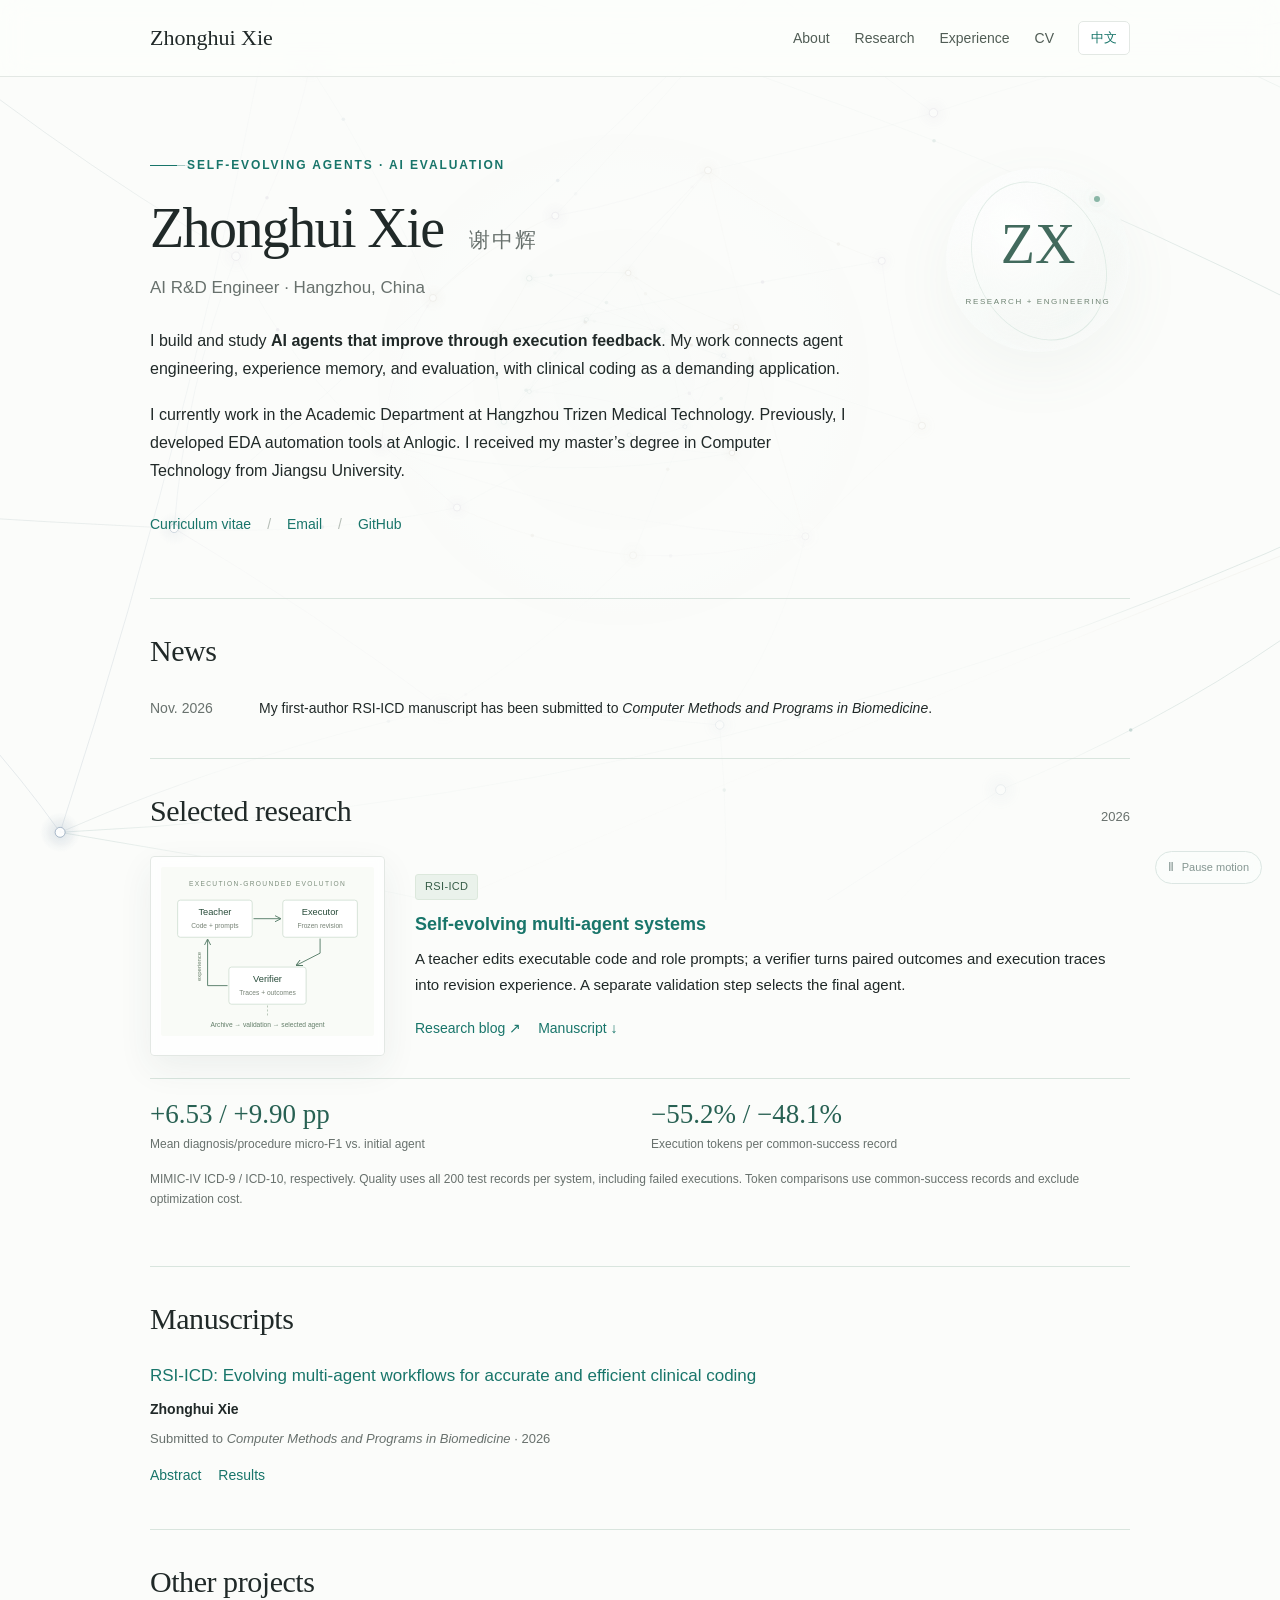
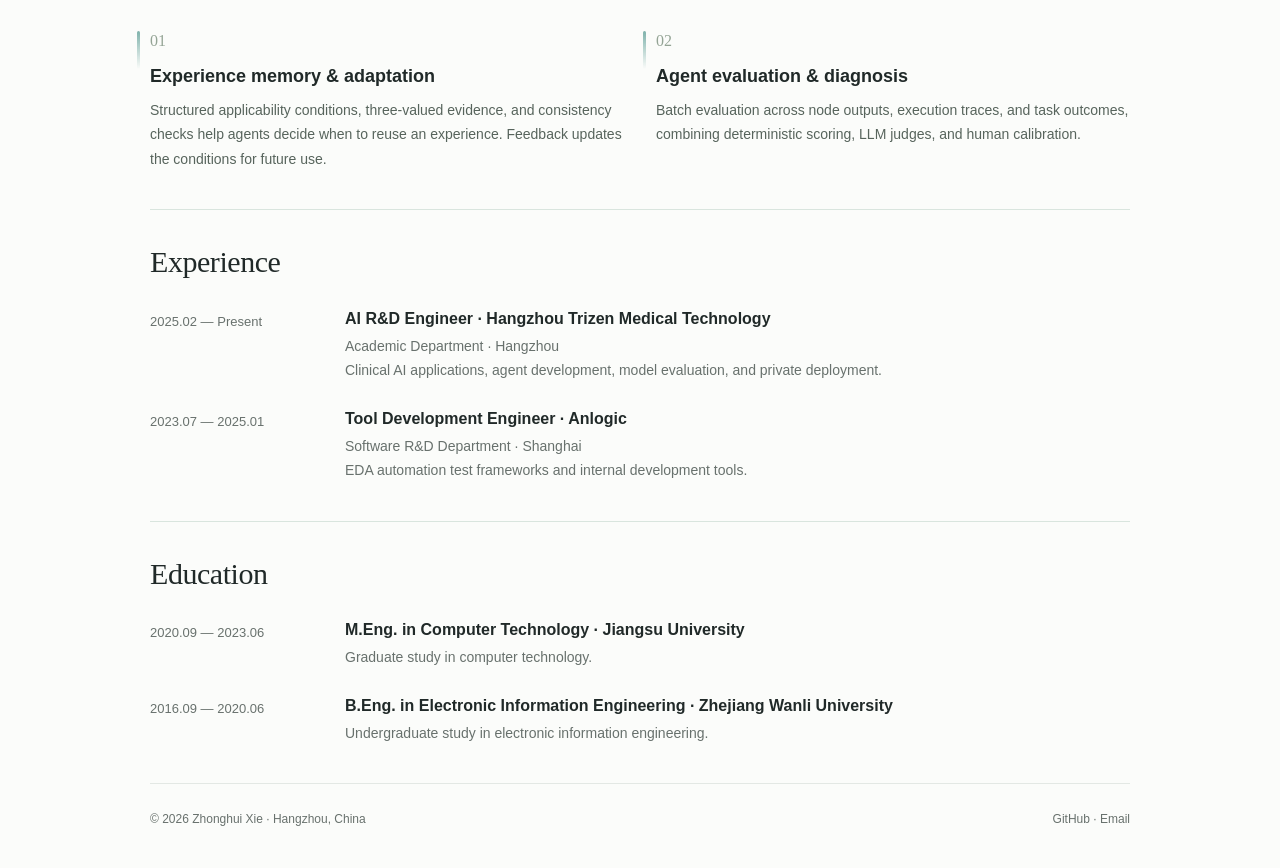
<file: index.html>
<!doctype html><html lang="en"><head><meta charset="utf-8"><meta name="viewport" content="width=device-width, initial-scale=1"><title>Zhonghui Xie | Self-Evolving Agents & AI Evaluation</title><meta name="description" content="Zhonghui Xie is an AI R&D engineer working on self-evolving agents, experience memory, and reliable evaluation. Research and projects including RSI-ICD."><meta name="theme-color" content="#fdfefc"><link rel="stylesheet" href="styles.css"><script src="site.js" defer></script><link rel="stylesheet" href="network.css?v=20261127"><script src="network.js?v=20261127-spatial" defer></script></head><body class="home-page"><canvas id="agent-network" class="network-bg" aria-hidden="true"></canvas><a class="skip" href="#main">Skip to content</a><header class="site-header"><nav class="wrap nav" aria-label="Main navigation"><a class="wordmark" href="index.html">Zhonghui Xie</a><div class="nav-links"><a class="desktop-link" href="index.html#about"><span lang="en">About</span><span lang="zh-CN">关于</span></a><a href="index.html#research"><span lang="en">Research</span><span lang="zh-CN">研究</span></a><a class="desktop-link" href="index.html#experience"><span lang="en">Experience</span><span lang="zh-CN">经历</span></a><a href="cv.html">CV</a></div><button class="lang" data-language type="button">中文</button></nav></header>
<main class="wrap" id="main"><section class="hero" id="about"><div><p class="eyebrow">SELF-EVOLVING AGENTS · AI EVALUATION</p><h1>Zhonghui Xie <span class="native-name">谢中辉</span></h1><p class="role"><span lang="en">AI R&amp;D Engineer · Hangzhou, China</span><span lang="zh-CN">AI 研发工程师 · 杭州</span></p><div class="intro"><p lang="en">I build and study <strong>AI agents that improve through execution feedback</strong>. My work connects agent engineering, experience memory, and evaluation, with clinical coding as a demanding application.</p><p lang="zh-CN">我关注<strong>如何让 AI 智能体从执行反馈中持续改进</strong>，围绕智能体工程、经验记忆和自动评测开展研发，并以临床编码等复杂任务验证方法。</p><p lang="en">I currently work in the Academic Department at Hangzhou Trizen Medical Technology. Previously, I developed EDA automation tools at Anlogic. I received my master’s degree in Computer Technology from Jiangsu University.</p><p lang="zh-CN">目前在杭州全诊医学科技有限公司学术部从事 AI 研发。此前在上海安路信息科技股份有限公司开发 EDA 自动化工具，硕士毕业于江苏大学计算机技术专业。</p></div><div class="contact-links"><a href="cv.html"><span lang="en">Curriculum vitae</span><span lang="zh-CN">个人简历</span></a><a href="mailto:1076694262@qq.com">Email</a><a href="https://github.com/heloanc">GitHub</a></div></div><div class="identity" aria-hidden="true"><span class="initials">ZX</span><small>RESEARCH + ENGINEERING</small></div></section>
<section class="section" aria-labelledby="news-title"><h2 id="news-title"><span lang="en">News</span><span lang="zh-CN">近况</span></h2><div class="news"><time datetime="2026-11">Nov. 2026</time><p><span lang="en">My first-author RSI-ICD manuscript has been submitted to <em>Computer Methods and Programs in Biomedicine</em>.</span><span lang="zh-CN">第一作者论文 RSI-ICD 已投稿至 <em>Computer Methods and Programs in Biomedicine</em>。</span></p></div></section>
<section class="section" id="research"><div class="section-heading"><h2><span lang="en">Selected research</span><span lang="zh-CN">代表研究</span></h2><small>2026</small></div><div class="featured"><a class="figure" href="rsi/blog/" aria-label="Read the RSI-ICD project"><img src="assets/rsi-framework.svg" width="320" height="255" alt="Teacher, Executor and Verifier form an execution-grounded agent evolution loop"></a><div><span class="tag">RSI-ICD</span><h3><a href="rsi/blog/"><span lang="en">Self-evolving multi-agent systems</span><span lang="zh-CN">面向复杂任务的多智能体自进化</span></a></h3><p lang="en">A teacher edits executable code and role prompts; a verifier turns paired outcomes and execution traces into revision experience. A separate validation step selects the final agent.</p><p lang="zh-CN">教师智能体修改可执行代码与角色提示词；验证智能体根据配对结果和执行轨迹提炼改进经验，再通过独立验证选出最终版本。</p><div class="inline-links"><a href="rsi/blog/"><span lang="en">Research blog ↗</span><span lang="zh-CN">研究博客 ↗</span></a><a href="#papers"><span lang="en">Manuscript ↓</span><span lang="zh-CN">论文信息 ↓</span></a></div></div></div><div class="metric-row"><div class="metric"><strong>+6.53 / +9.90 pp</strong><span><span lang="en">Mean diagnosis/procedure micro-F1 vs. initial agent</span><span lang="zh-CN">诊断／操作 Micro-F1 均值相对初始 Agent 的提升</span></span></div><div class="metric"><strong>−55.2% / −48.1%</strong><span><span lang="en">Execution tokens per common-success record</span><span lang="zh-CN">共同成功病例的单例执行 token 降幅</span></span></div></div><p class="note"><span lang="en">MIMIC-IV ICD-9 / ICD-10, respectively. Quality uses all 200 test records per system, including failed executions. Token comparisons use common-success records and exclude optimization cost.</span><span lang="zh-CN">依次对应 MIMIC-IV ICD-9／ICD-10。质量指标包含每个体系全部 200 例测试及执行失败；token 比较采用共同成功病例，不含优化阶段成本。</span></p></section>
<section class="section" id="papers"><h2><span lang="en">Manuscripts</span><span lang="zh-CN">论文</span></h2><article class="publication"><h3><a href="rsi/blog/">RSI-ICD: Evolving multi-agent workflows for accurate and efficient clinical coding</a></h3><p><strong>Zhonghui Xie</strong></p><p class="status"><span lang="en">Submitted to</span><span lang="zh-CN">在投：</span> <em>Computer Methods and Programs in Biomedicine</em> · 2026</p><div class="inline-links"><a href="rsi/blog/#tldr"><span lang="en">Abstract</span><span lang="zh-CN">摘要</span></a><a href="rsi/blog/#s5"><span lang="en">Results</span><span lang="zh-CN">实验结果</span></a></div></article></section>
<section class="section" id="projects"><h2><span lang="en">Other projects</span><span lang="zh-CN">其他项目</span></h2><div class="project-list"><article><span class="index-no">01</span><h3><span lang="en">Experience memory &amp; adaptation</span><span lang="zh-CN">智能体经验记忆与反馈适配</span></h3><p lang="en">Structured applicability conditions, three-valued evidence, and consistency checks help agents decide when to reuse an experience. Feedback updates the conditions for future use.</p><p lang="zh-CN">通过结构化适用条件、三值证据与一致性校验，判断历史经验能否用于当前任务，并根据反馈更新适用范围。</p></article><article><span class="index-no">02</span><h3><span lang="en">Agent evaluation &amp; diagnosis</span><span lang="zh-CN">Agent 自动化评测与链路诊断</span></h3><p lang="en">Batch evaluation across node outputs, execution traces, and task outcomes, combining deterministic scoring, LLM judges, and human calibration.</p><p lang="zh-CN">覆盖节点输出、执行轨迹与任务结果的批量评测，结合规则评分、LLM-as-Judge 与人工校准，定位错误传播与版本退化。</p></article></div></section>
<section class="section" id="experience"><h2><span lang="en">Experience</span><span lang="zh-CN">工作经历</span></h2><div class="timeline-row"><time>2025.02 — Present</time><div><h3><span lang="en">AI R&amp;D Engineer · Hangzhou Trizen Medical Technology</span><span lang="zh-CN">AI 研发工程师 · 杭州全诊医学科技有限公司</span></h3><p><span lang="en">Academic Department · Hangzhou<br>Clinical AI applications, agent development, model evaluation, and private deployment.</span><span lang="zh-CN">学术部 · 杭州<br>临床 AI 应用、智能体研发、模型评测与私有化部署。</span></p></div></div><div class="timeline-row"><time>2023.07 — 2025.01</time><div><h3><span lang="en">Tool Development Engineer · Anlogic</span><span lang="zh-CN">工具研发工程师 · 上海安路信息科技股份有限公司</span></h3><p><span lang="en">Software R&amp;D Department · Shanghai<br>EDA automation test frameworks and internal development tools.</span><span lang="zh-CN">软件研发部 · 上海<br>EDA 自动化测试框架与内部研发工具链。</span></p></div></div></section><section class="section" id="education"><h2><span lang="en">Education</span><span lang="zh-CN">教育经历</span></h2><div class="timeline-row"><time>2020.09 — 2023.06</time><div><h3><span lang="en">M.Eng. in Computer Technology · Jiangsu University</span><span lang="zh-CN">计算机技术硕士 · 江苏大学</span></h3><p><span lang="en">Graduate study in computer technology.</span><span lang="zh-CN">计算机技术专业。</span></p></div></div><div class="timeline-row"><time>2016.09 — 2020.06</time><div><h3><span lang="en">B.Eng. in Electronic Information Engineering · Zhejiang Wanli University</span><span lang="zh-CN">电子信息工程学士 · 浙江万里学院</span></h3><p><span lang="en">Undergraduate study in electronic information engineering.</span><span lang="zh-CN">电子信息工程专业。</span></p></div></div></section></main><footer class="wrap footer"><span>© 2026 Zhonghui Xie · <span lang="en">Hangzhou, China</span><span lang="zh-CN">中国 · 杭州</span></span><span><a href="https://github.com/heloanc">GitHub</a> · <a href="mailto:1076694262@qq.com">Email</a></span></footer><button class="motion-toggle" data-pause-network type="button" aria-pressed="false"><span class="motion-icon" aria-hidden="true">Ⅱ</span><span lang="en">Pause motion</span><span lang="zh-CN">暂停动画</span></button></body></html>
</file>
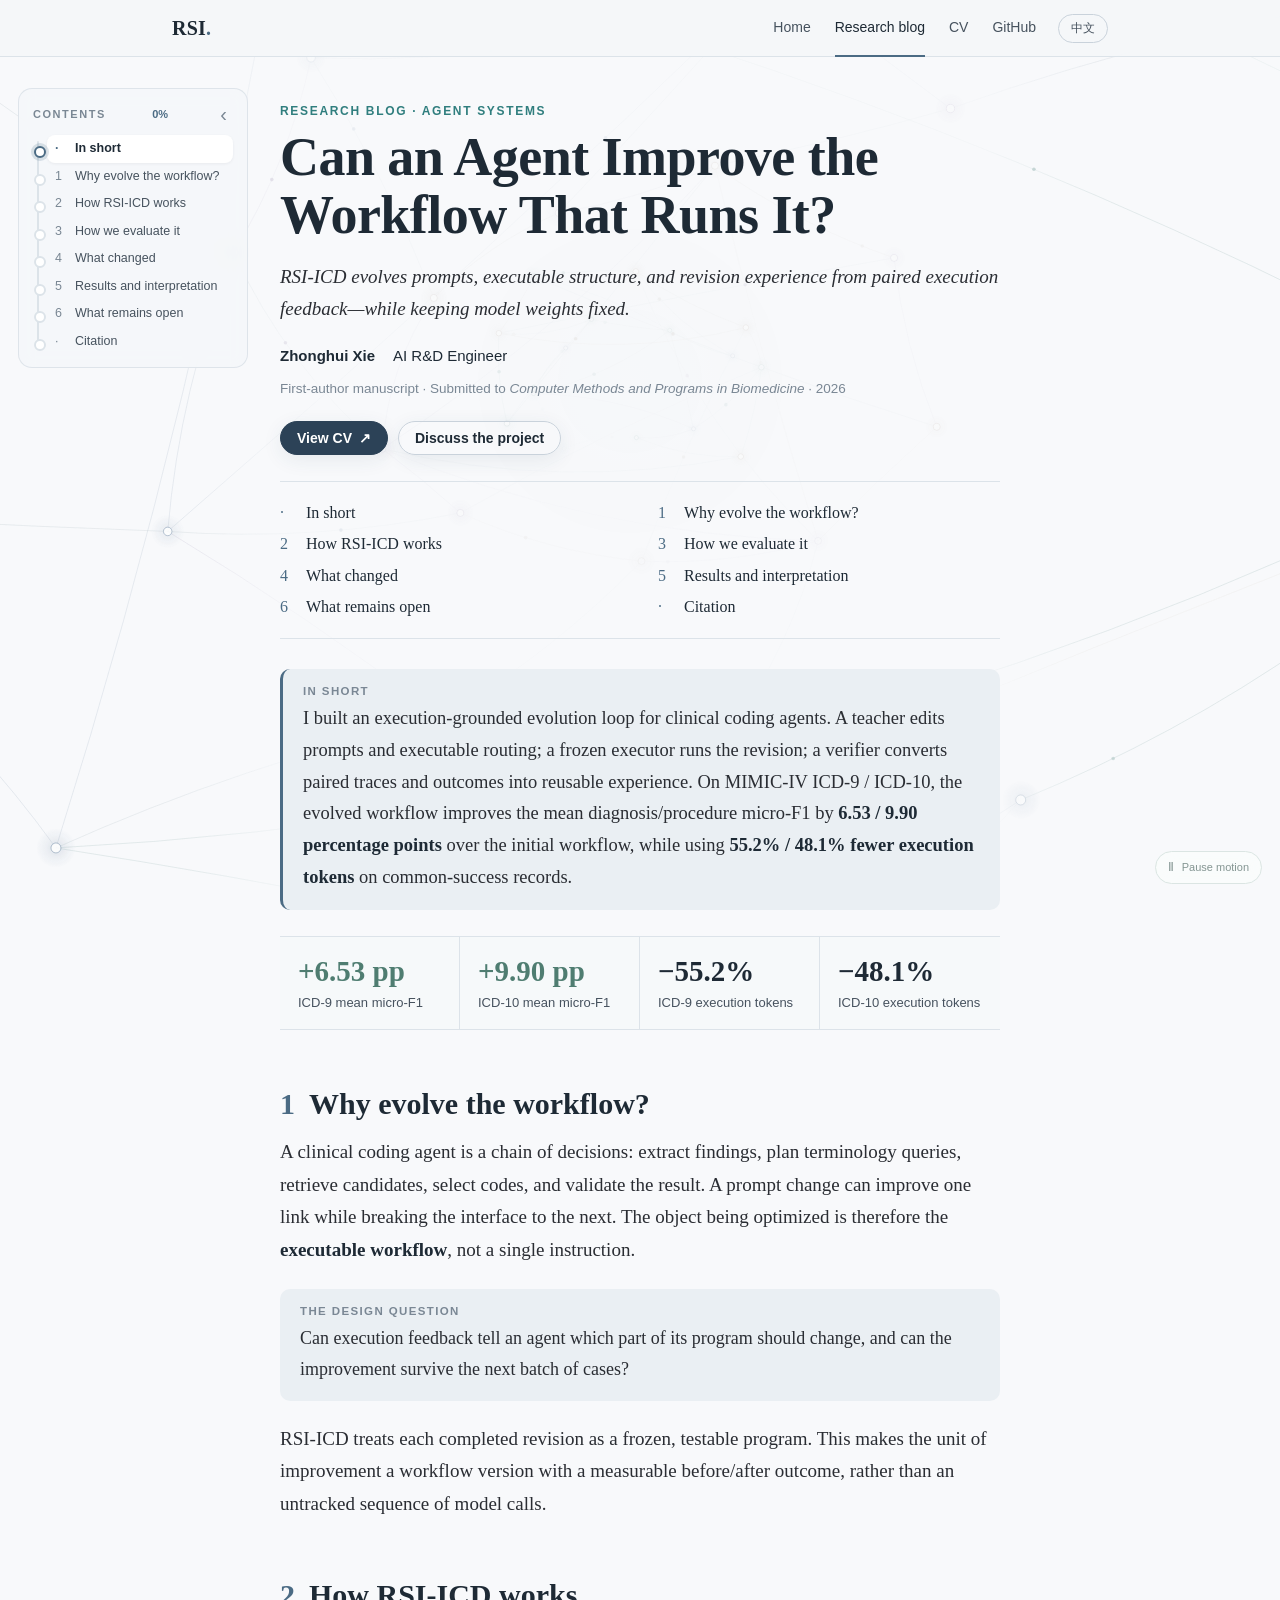
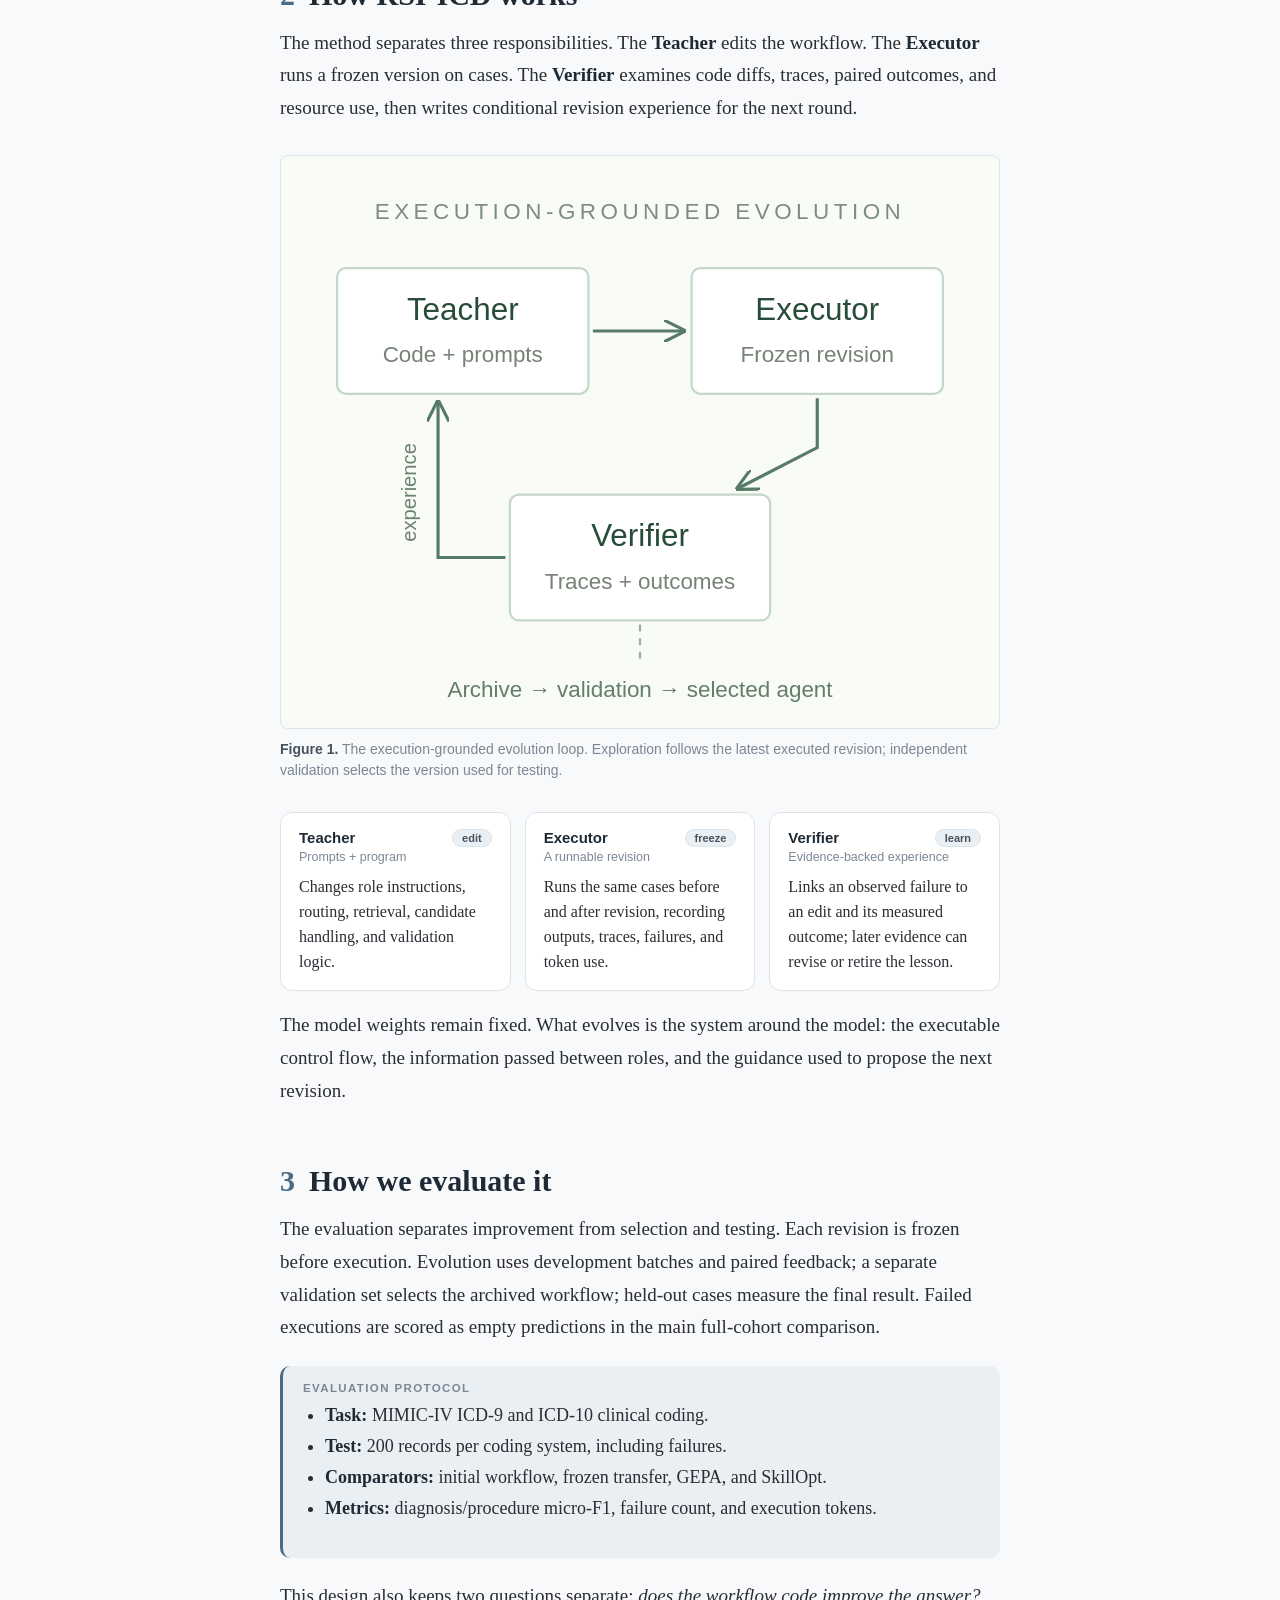
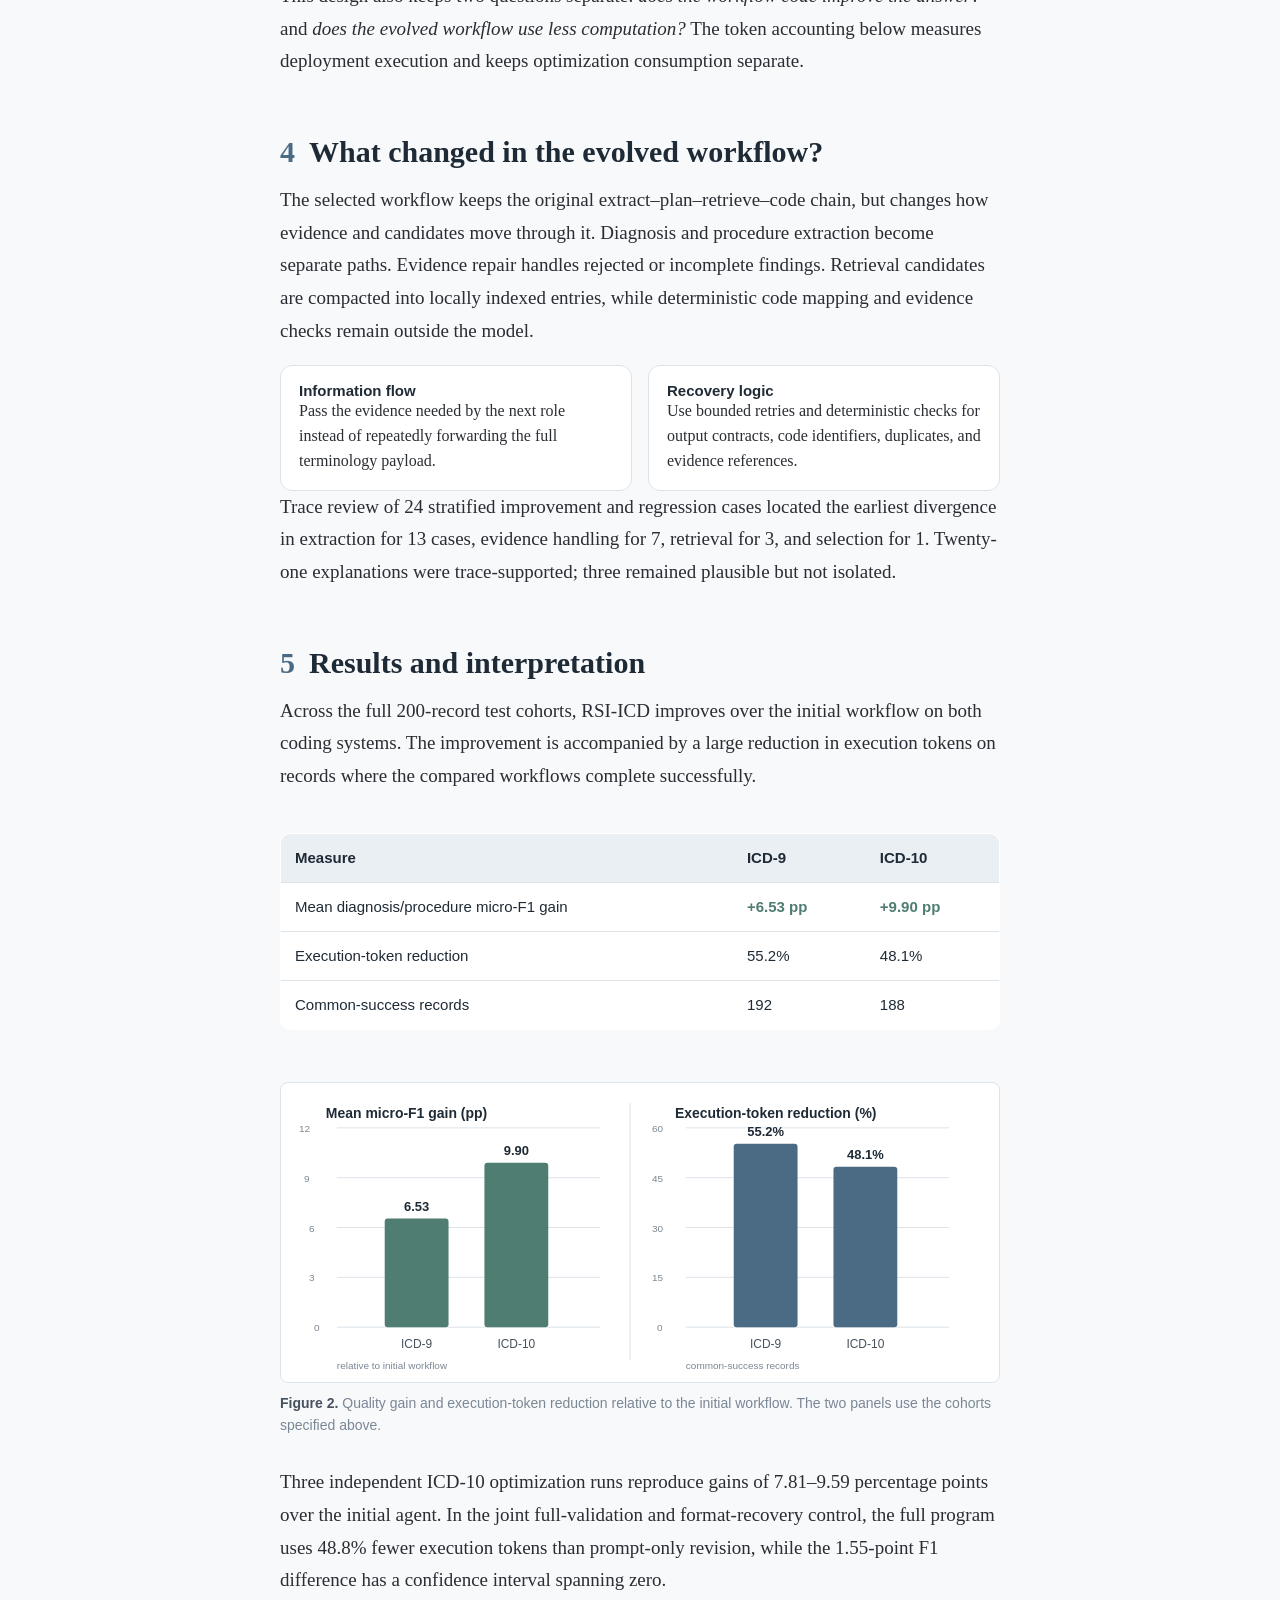
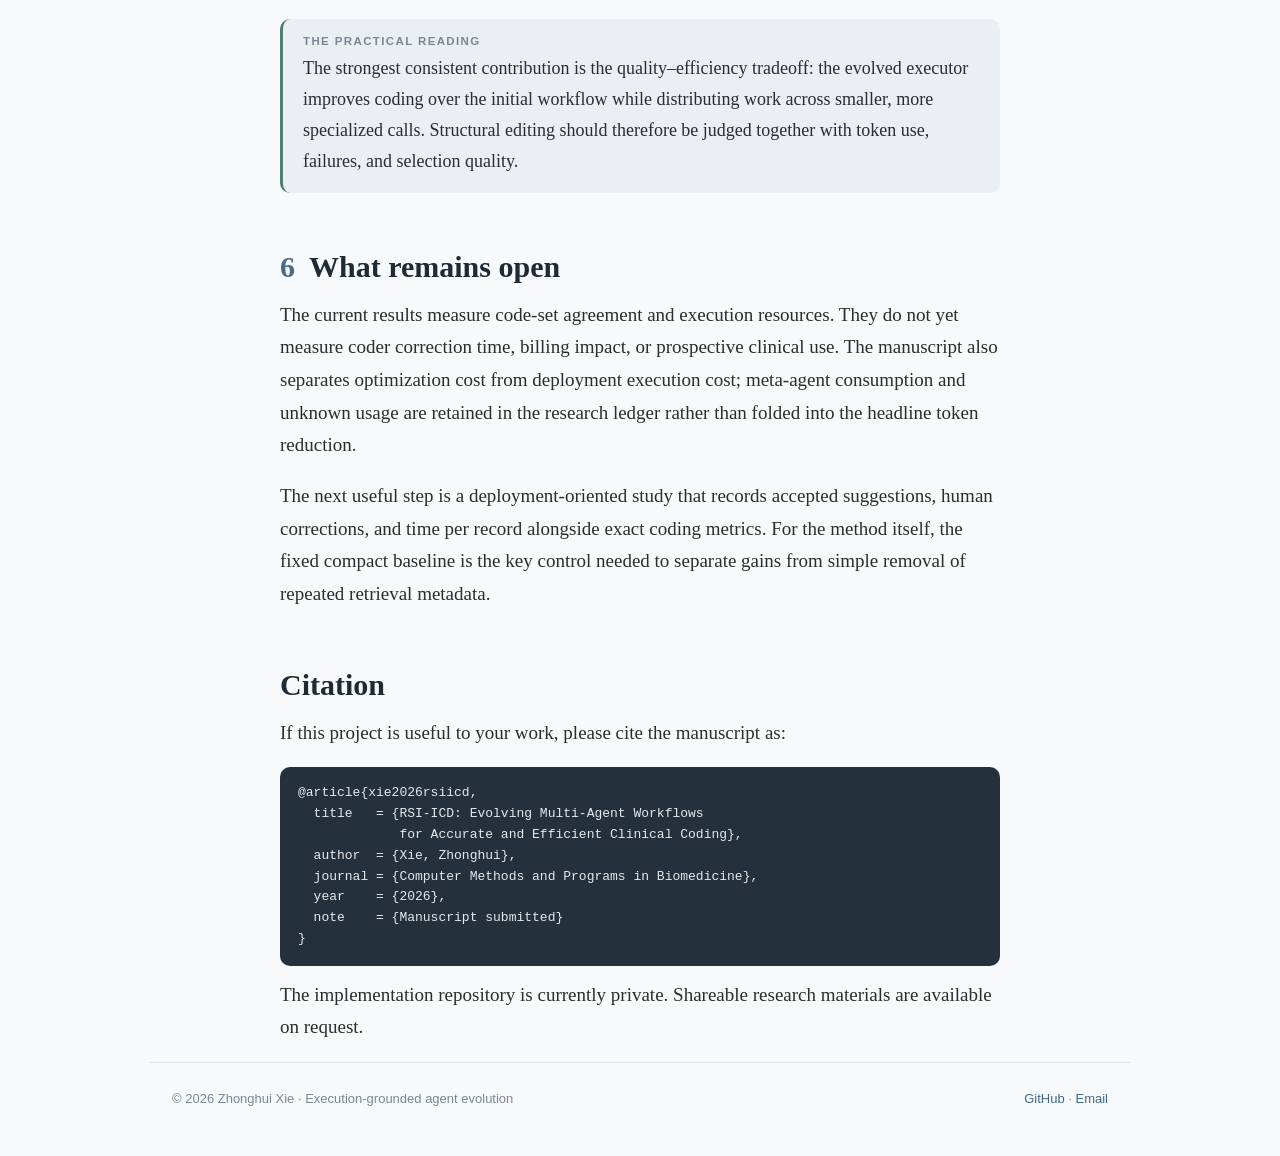
<file: rsi/blog/index.html>
<!doctype html>
<html lang="en">
<head>
  <meta charset="utf-8">
  <meta name="viewport" content="width=device-width, initial-scale=1, viewport-fit=cover">
  <title>RSI-ICD | Execution-Grounded Self-Evolving Agents</title>
  <meta name="description" content="A research blog about RSI-ICD, an execution-grounded method for evolving multi-agent clinical coding workflows.">
  <link rel="stylesheet" href="../../research-blog.css">
  <script src="../../research-blog.js" defer></script>
<link rel="stylesheet" href="../../network.css?v=20261127"><script src="../../network.js?v=20261127-spatial" defer></script></head>
<body class="research-page"><canvas id="agent-network" class="network-bg" aria-hidden="true"></canvas>
  <div class="progress" id="progress"></div>
  <header class="topbar">
    <div class="wide wrap">
      <a class="brand" href="../../">RSI<span>.</span></a>
      <nav class="nav-links" aria-label="Project navigation">
        <a href="../../">Home</a><a class="on" href="./">Research blog</a><a href="../../cv.html">CV</a><a href="https://github.com/heloanc">GitHub</a>
      </nav>
      <button class="lang" data-language type="button">中文</button>
    </div>
  </header>

  <aside class="side-toc" id="sidetoc" aria-label="Contents">
    <div class="st-head"><span class="st-title">Contents</span><span class="st-pct" id="stpct">0%</span><button class="st-hide" id="sthide" type="button" aria-label="Collapse contents">‹</button></div>
    <div class="st-list"><span class="st-fill" id="stfill"></span><ol>
      <li><a href="#tldr"><span class="n">·</span><span lang="en">In short</span><span lang="zh-CN">摘要</span></a></li>
      <li><a href="#s1"><span class="n">1</span><span lang="en">Why evolve the workflow?</span><span lang="zh-CN">为什么要进化工作流？</span></a></li>
      <li><a href="#s2"><span class="n">2</span><span lang="en">How RSI-ICD works</span><span lang="zh-CN">RSI-ICD 如何工作</span></a></li>
      <li><a href="#s3"><span class="n">3</span><span lang="en">How we evaluate it</span><span lang="zh-CN">如何评测</span></a></li>
      <li><a href="#s4"><span class="n">4</span><span lang="en">What changed</span><span lang="zh-CN">工作流改变了什么</span></a></li>
      <li><a href="#s5"><span class="n">5</span><span lang="en">Results and interpretation</span><span lang="zh-CN">结果与解读</span></a></li>
      <li><a href="#s6"><span class="n">6</span><span lang="en">What remains open</span><span lang="zh-CN">仍待回答的问题</span></a></li>
      <li><a href="#cite"><span class="n">·</span><span lang="en">Citation</span><span lang="zh-CN">引用</span></a></li>
    </ol></div>
  </aside>

  <main class="wide wrap">
    <article class="prose">
      <header class="post-head">
        <div class="kicker">Research blog · Agent systems</div>
        <h1 class="title"><span lang="en">Can an Agent Improve the Workflow That Runs It?</span><span lang="zh-CN">智能体能否改进运行自己的工作流？</span></h1>
        <p class="dek"><span lang="en">RSI-ICD evolves prompts, executable structure, and revision experience from paired execution feedback—while keeping model weights fixed.</span><span lang="zh-CN">RSI-ICD 在固定模型权重的条件下，根据配对执行反馈共同进化提示词、可执行结构和修订经验。</span></p>
        <div class="authors"><span><strong>Zhonghui Xie</strong></span><span><span lang="en">AI R&amp;D Engineer</span><span lang="zh-CN">AI 研发工程师</span></span></div>
        <div class="byline"><span lang="en">First-author manuscript · Submitted to <em>Computer Methods and Programs in Biomedicine</em> · 2026</span><span lang="zh-CN">第一作者论文 · 在投 <em>Computer Methods and Programs in Biomedicine</em> · 2026</span></div>
        <div class="btns"><a class="btn" href="../../cv.html"><span lang="en">View CV</span><span lang="zh-CN">查看简历</span> ↗</a><a class="btn ghost" href="mailto:1076694262@qq.com?subject=RSI-ICD%20research%20inquiry"><span lang="en">Discuss the project</span><span lang="zh-CN">交流项目</span></a></div>
      </header>

      <nav class="toc" aria-label="Article contents">
        <a href="#tldr"><span class="n">·</span><span lang="en">In short</span><span lang="zh-CN">摘要</span></a>
        <a href="#s1"><span class="n">1</span><span lang="en">Why evolve the workflow?</span><span lang="zh-CN">为什么要进化工作流？</span></a>
        <a href="#s2"><span class="n">2</span><span lang="en">How RSI-ICD works</span><span lang="zh-CN">RSI-ICD 如何工作</span></a>
        <a href="#s3"><span class="n">3</span><span lang="en">How we evaluate it</span><span lang="zh-CN">如何评测</span></a>
        <a href="#s4"><span class="n">4</span><span lang="en">What changed</span><span lang="zh-CN">工作流改变了什么</span></a>
        <a href="#s5"><span class="n">5</span><span lang="en">Results and interpretation</span><span lang="zh-CN">结果与解读</span></a>
        <a href="#s6"><span class="n">6</span><span lang="en">What remains open</span><span lang="zh-CN">仍待回答的问题</span></a>
        <a href="#cite"><span class="n">·</span><span lang="en">Citation</span><span lang="zh-CN">引用</span></a>
      </nav>

      <section id="tldr" class="callout def tldr">
        <div class="lab"><span lang="en">In short</span><span lang="zh-CN">摘要</span></div>
        <p lang="en">I built an execution-grounded evolution loop for clinical coding agents. A teacher edits prompts and executable routing; a frozen executor runs the revision; a verifier converts paired traces and outcomes into reusable experience. On MIMIC-IV ICD-9 / ICD-10, the evolved workflow improves the mean diagnosis/procedure micro-F1 by <strong>6.53 / 9.90 percentage points</strong> over the initial workflow, while using <strong>55.2% / 48.1% fewer execution tokens</strong> on common-success records.</p>
        <p lang="zh-CN">我构建了一套执行反馈驱动的临床编码 Agent 自进化流程：教师智能体修改提示词和可执行路由，冻结后的执行器运行版本，验证器根据配对轨迹和结果沉淀可复用经验。在 MIMIC-IV ICD-9／ICD-10 上，进化后的工作流相对初始工作流，诊断／操作 Micro-F1 均值提升 <strong>6.53／9.90 个百分点</strong>，共同成功病例的执行 token 减少 <strong>55.2%／48.1%</strong>。</p>
      </section>

      <div class="stats">
        <div><div class="n g">+6.53 pp</div><div class="t"><span lang="en">ICD-9 mean micro-F1</span><span lang="zh-CN">ICD-9 Micro-F1 均值提升</span></div></div>
        <div><div class="n g">+9.90 pp</div><div class="t"><span lang="en">ICD-10 mean micro-F1</span><span lang="zh-CN">ICD-10 Micro-F1 均值提升</span></div></div>
        <div><div class="n">−55.2%</div><div class="t"><span lang="en">ICD-9 execution tokens</span><span lang="zh-CN">ICD-9 执行 token 降幅</span></div></div>
        <div><div class="n">−48.1%</div><div class="t"><span lang="en">ICD-10 execution tokens</span><span lang="zh-CN">ICD-10 执行 token 降幅</span></div></div>
      </div>

      <section id="s1">
        <h2 class="sec"><span class="num">1</span><span lang="en">Why evolve the workflow?</span><span lang="zh-CN">为什么要进化工作流？</span></h2>
        <p lang="en">A clinical coding agent is a chain of decisions: extract findings, plan terminology queries, retrieve candidates, select codes, and validate the result. A prompt change can improve one link while breaking the interface to the next. The object being optimized is therefore the <strong>executable workflow</strong>, not a single instruction.</p>
        <p lang="zh-CN">临床编码 Agent 是一条连续的决策链：抽取病历证据、规划术语检索、整合候选编码、选择代码并校验结果。提示词的局部修改可能改善一个节点，却破坏上下游接口。因此需要优化的对象是<strong>可执行工作流</strong>，而不是一条孤立指令。</p>
        <div class="callout"><div class="lab"><span lang="en">The design question</span><span lang="zh-CN">设计问题</span></div><p lang="en">Can execution feedback tell an agent which part of its program should change, and can the improvement survive the next batch of cases?</p><p lang="zh-CN">执行反馈能否告诉 Agent 应该修改程序的哪一部分？这次改进能否在下一批病例上保留下来？</p></div>
        <p lang="en">RSI-ICD treats each completed revision as a frozen, testable program. This makes the unit of improvement a workflow version with a measurable before/after outcome, rather than an untracked sequence of model calls.</p>
        <p lang="zh-CN">RSI-ICD 将每次完成的修订视为一个冻结、可测试的程序版本。这样，改进的基本单位就是具有前后对照结果的工作流版本，而不是一串无法追踪的模型调用。</p>
      </section>

      <section id="s2">
        <h2 class="sec"><span class="num">2</span><span lang="en">How RSI-ICD works</span><span lang="zh-CN">RSI-ICD 如何工作</span></h2>
        <p lang="en">The method separates three responsibilities. The <strong>Teacher</strong> edits the workflow. The <strong>Executor</strong> runs a frozen version on cases. The <strong>Verifier</strong> examines code diffs, traces, paired outcomes, and resource use, then writes conditional revision experience for the next round.</p>
        <p lang="zh-CN">方法将三类职责分开。<strong>Teacher</strong> 负责修改工作流；<strong>Executor</strong> 在病例上运行冻结版本；<strong>Verifier</strong> 分析代码差异、执行轨迹、配对结果和资源消耗，为下一轮写入带条件的修订经验。</p>
        <figure class="w"><img src="../../assets/rsi-framework.svg" alt="Teacher, Executor and Verifier form an execution-grounded evolution loop"><figcaption><span lang="en"><b>Figure 1.</b> The execution-grounded evolution loop. Exploration follows the latest executed revision; independent validation selects the version used for testing.</span><span lang="zh-CN"><b>图 1。</b>执行反馈驱动的进化循环。探索沿最新已执行版本继续，独立验证选出最终测试版本。</span></figcaption></figure>
        <div class="cards">
          <div class="card"><h4><span>Teacher</span><span class="pill">edit</span></h4><div class="sub"><span lang="en">Prompts + program</span><span lang="zh-CN">提示词与程序</span></div><p><span lang="en">Changes role instructions, routing, retrieval, candidate handling, and validation logic.</span><span lang="zh-CN">修改角色指令、路由、检索、候选处理和校验逻辑。</span></p></div>
          <div class="card"><h4><span>Executor</span><span class="pill">freeze</span></h4><div class="sub"><span lang="en">A runnable revision</span><span lang="zh-CN">可运行的冻结版本</span></div><p><span lang="en">Runs the same cases before and after revision, recording outputs, traces, failures, and token use.</span><span lang="zh-CN">在修订前后运行同一批病例，记录输出、轨迹、失败和 token 消耗。</span></p></div>
          <div class="card"><h4><span>Verifier</span><span class="pill">learn</span></h4><div class="sub"><span lang="en">Evidence-backed experience</span><span lang="zh-CN">有证据的经验</span></div><p><span lang="en">Links an observed failure to an edit and its measured outcome; later evidence can revise or retire the lesson.</span><span lang="zh-CN">将观察到的失败与具体修改及结果关联，后续证据可以修订或淘汰这条经验。</span></p></div>
        </div>
        <p lang="en">The model weights remain fixed. What evolves is the system around the model: the executable control flow, the information passed between roles, and the guidance used to propose the next revision.</p>
        <p lang="zh-CN">模型权重保持不变。发生进化的是模型周围的系统：可执行控制流、角色之间传递的信息，以及用于提出下一次修订的经验指导。</p>
      </section>

      <section id="s3">
        <h2 class="sec"><span class="num">3</span><span lang="en">How we evaluate it</span><span lang="zh-CN">如何评测</span></h2>
        <p lang="en">The evaluation separates improvement from selection and testing. Each revision is frozen before execution. Evolution uses development batches and paired feedback; a separate validation set selects the archived workflow; held-out cases measure the final result. Failed executions are scored as empty predictions in the main full-cohort comparison.</p>
        <p lang="zh-CN">评测将进化、选优和测试分开。每次修订在执行前冻结；进化阶段使用开发批次和配对反馈，独立验证集负责从归档版本中选出工作流，留出测试病例用于测量最终结果。在主要全量比较中，执行失败按空预测计分。</p>
        <div class="callout def"><div class="lab"><span lang="en">Evaluation protocol</span><span lang="zh-CN">评测协议</span></div><ul><li><span lang="en"><strong>Task:</strong> MIMIC-IV ICD-9 and ICD-10 clinical coding.</span><span lang="zh-CN"><strong>任务：</strong>MIMIC-IV ICD-9 和 ICD-10 临床编码。</span></li><li><span lang="en"><strong>Test:</strong> 200 records per coding system, including failures.</span><span lang="zh-CN"><strong>测试：</strong>每个编码体系 200 例，包含执行失败。</span></li><li><span lang="en"><strong>Comparators:</strong> initial workflow, frozen transfer, GEPA, and SkillOpt.</span><span lang="zh-CN"><strong>对照：</strong>初始工作流、冻结迁移、GEPA 和 SkillOpt。</span></li><li><span lang="en"><strong>Metrics:</strong> diagnosis/procedure micro-F1, failure count, and execution tokens.</span><span lang="zh-CN"><strong>指标：</strong>诊断／操作 Micro-F1、失败数和执行 token。</span></li></ul></div>
        <p lang="en">This design also keeps two questions separate: <em>does the workflow code improve the answer?</em> and <em>does the evolved workflow use less computation?</em> The token accounting below measures deployment execution and keeps optimization consumption separate.</p>
        <p lang="zh-CN">这种设计还将两个问题分开：<em>工作流代码是否改善结果？</em>以及<em>进化后的工作流是否使用更少计算量？</em>下面的 token 统计针对部署执行阶段，优化阶段的消耗单独核算。</p>
      </section>

      <section id="s4">
        <h2 class="sec"><span class="num">4</span><span lang="en">What changed in the evolved workflow?</span><span lang="zh-CN">进化后的工作流改变了什么？</span></h2>
        <p lang="en">The selected workflow keeps the original extract–plan–retrieve–code chain, but changes how evidence and candidates move through it. Diagnosis and procedure extraction become separate paths. Evidence repair handles rejected or incomplete findings. Retrieval candidates are compacted into locally indexed entries, while deterministic code mapping and evidence checks remain outside the model.</p>
        <p lang="zh-CN">最终工作流保留了原有的“抽取—规划—检索—编码”链路，但改变了证据和候选项的传递方式。诊断与操作抽取被拆成两条路径；证据修复处理被拒绝或不完整的发现；检索候选被压缩为本地编号条目，确定性的代码映射与证据校验仍放在模型外部执行。</p>
        <div class="grid2">
          <div class="card"><h4><span lang="en">Information flow</span><span lang="zh-CN">信息流</span></h4><p><span lang="en">Pass the evidence needed by the next role instead of repeatedly forwarding the full terminology payload.</span><span lang="zh-CN">向下一节点传递真正需要的证据，减少完整术语候选在链路中的重复传递。</span></p></div>
          <div class="card"><h4><span lang="en">Recovery logic</span><span lang="zh-CN">恢复逻辑</span></h4><p><span lang="en">Use bounded retries and deterministic checks for output contracts, code identifiers, duplicates, and evidence references.</span><span lang="zh-CN">对输出格式、编码标识、重复项和证据引用使用有边界的重试与确定性校验。</span></p></div>
        </div>
        <p lang="en">Trace review of 24 stratified improvement and regression cases located the earliest divergence in extraction for 13 cases, evidence handling for 7, retrieval for 3, and selection for 1. Twenty-one explanations were trace-supported; three remained plausible but not isolated.</p>
        <p lang="zh-CN">对 24 个分层改进／退化病例进行轨迹复核后，最早分歧点有 13 例位于抽取、7 例位于证据处理、3 例位于检索、1 例位于选择。其中 21 条解释有轨迹支持，3 条仍然只是合理推断，尚未单独隔离。</p>
      </section>

      <section id="s5">
        <h2 class="sec"><span class="num">5</span><span lang="en">Results and interpretation</span><span lang="zh-CN">结果与解读</span></h2>
        <p lang="en">Across the full 200-record test cohorts, RSI-ICD improves over the initial workflow on both coding systems. The improvement is accompanied by a large reduction in execution tokens on records where the compared workflows complete successfully.</p>
        <p lang="zh-CN">在每个体系完整的 200 例测试集上，RSI-ICD 均优于初始工作流。同时，在对照工作流都成功完成的病例上，单例执行 token 明显下降。</p>
        <div class="result-table"><table><thead><tr><th><span lang="en">Measure</span><span lang="zh-CN">指标</span></th><th>ICD-9</th><th>ICD-10</th></tr></thead><tbody><tr><td><span lang="en">Mean diagnosis/procedure micro-F1 gain</span><span lang="zh-CN">诊断／操作 Micro-F1 均值提升</span></td><td class="up">+6.53 pp</td><td class="up">+9.90 pp</td></tr><tr><td><span lang="en">Execution-token reduction</span><span lang="zh-CN">执行 token 降幅</span></td><td>55.2%</td><td>48.1%</td></tr><tr><td><span lang="en">Common-success records</span><span lang="zh-CN">共同成功病例</span></td><td>192</td><td>188</td></tr></tbody></table></div>
        <figure class="w"><img src="../../assets/rsi-results.svg" alt="Bar chart showing F1 gains and execution-token reductions for ICD-9 and ICD-10"><figcaption><span lang="en"><b>Figure 2.</b> Quality gain and execution-token reduction relative to the initial workflow. The two panels use the cohorts specified above.</span><span lang="zh-CN"><b>图 2。</b>相对初始工作流的质量提升和执行 token 降幅。两个面板使用上文所述病例集合。</span></figcaption></figure>
        <p lang="en">Three independent ICD-10 optimization runs reproduce gains of 7.81–9.59 percentage points over the initial agent. In the joint full-validation and format-recovery control, the full program uses 48.8% fewer execution tokens than prompt-only revision, while the 1.55-point F1 difference has a confidence interval spanning zero.</p>
        <p lang="zh-CN">三次独立 ICD-10 优化相对初始 Agent 均取得 7.81–9.59 个百分点的提升。在全验证集选优与统一格式恢复的联合控制中，完整程序较仅修订提示词减少 48.8% 的执行 token，但 F1 差值为 1.55 个百分点，置信区间跨零。</p>
        <div class="callout res"><div class="lab"><span lang="en">The practical reading</span><span lang="zh-CN">实际解读</span></div><p lang="en">The strongest consistent contribution is the quality–efficiency tradeoff: the evolved executor improves coding over the initial workflow while distributing work across smaller, more specialized calls. Structural editing should therefore be judged together with token use, failures, and selection quality.</p><p lang="zh-CN">最稳定的贡献是质量—效率权衡：进化后的执行器在提升编码效果的同时，将工作拆分到更小、更专门化的调用中。因此，结构修改应与 token 消耗、失败数和选优质量一起评价。</p></div>
      </section>

      <section id="s6">
        <h2 class="sec"><span class="num">6</span><span lang="en">What remains open</span><span lang="zh-CN">仍待回答的问题</span></h2>
        <p lang="en">The current results measure code-set agreement and execution resources. They do not yet measure coder correction time, billing impact, or prospective clinical use. The manuscript also separates optimization cost from deployment execution cost; meta-agent consumption and unknown usage are retained in the research ledger rather than folded into the headline token reduction.</p>
        <p lang="zh-CN">当前结果衡量的是编码集合一致性和执行资源，还没有衡量编码员修正时间、计费影响或前瞻性临床使用。论文将优化成本与部署执行成本分开统计；元智能体消耗和未知用量保留在研究账本中，没有并入 headline token 降幅。</p>
        <p lang="en">The next useful step is a deployment-oriented study that records accepted suggestions, human corrections, and time per record alongside exact coding metrics. For the method itself, the fixed compact baseline is the key control needed to separate gains from simple removal of repeated retrieval metadata.</p>
        <p lang="zh-CN">下一步更有价值的是开展面向实际部署的研究，在精确编码指标之外记录采纳建议、人工修正和单例耗时。对于方法本身，还需要加入固定精简基线，以区分自进化带来的收益与单纯删除重复检索元数据的收益。</p>
      </section>

      <section id="cite">
        <h2 class="sec"><span lang="en">Citation</span><span lang="zh-CN">引用</span></h2>
        <p lang="en">If this project is useful to your work, please cite the manuscript as:</p><p lang="zh-CN">如果这个项目对你的工作有帮助，可以按下面的格式引用：</p>
        <pre class="bib">@article{xie2026rsiicd,
  title   = {RSI-ICD: Evolving Multi-Agent Workflows
             for Accurate and Efficient Clinical Coding},
  author  = {Xie, Zhonghui},
  journal = {Computer Methods and Programs in Biomedicine},
  year    = {2026},
  note    = {Manuscript submitted}
}</pre>
        <p class="muted"><span lang="en">The implementation repository is currently private. Shareable research materials are available on request.</span><span lang="zh-CN">代码仓库目前为私有，部分研究材料可联系获取。</span></p>
      </section>
    </article>
  </main>
  <footer class="wide wrap"><span>© 2026 Zhonghui Xie · <span lang="en">Execution-grounded agent evolution</span><span lang="zh-CN">执行反馈驱动的智能体进化</span></span><span><a href="https://github.com/heloanc">GitHub</a> · <a href="mailto:1076694262@qq.com">Email</a></span></footer>
<button class="motion-toggle" data-pause-network type="button" aria-pressed="false"><span class="motion-icon" aria-hidden="true">Ⅱ</span><span lang="en">Pause motion</span><span lang="zh-CN">暂停动画</span></button></body>
</html>
</file>
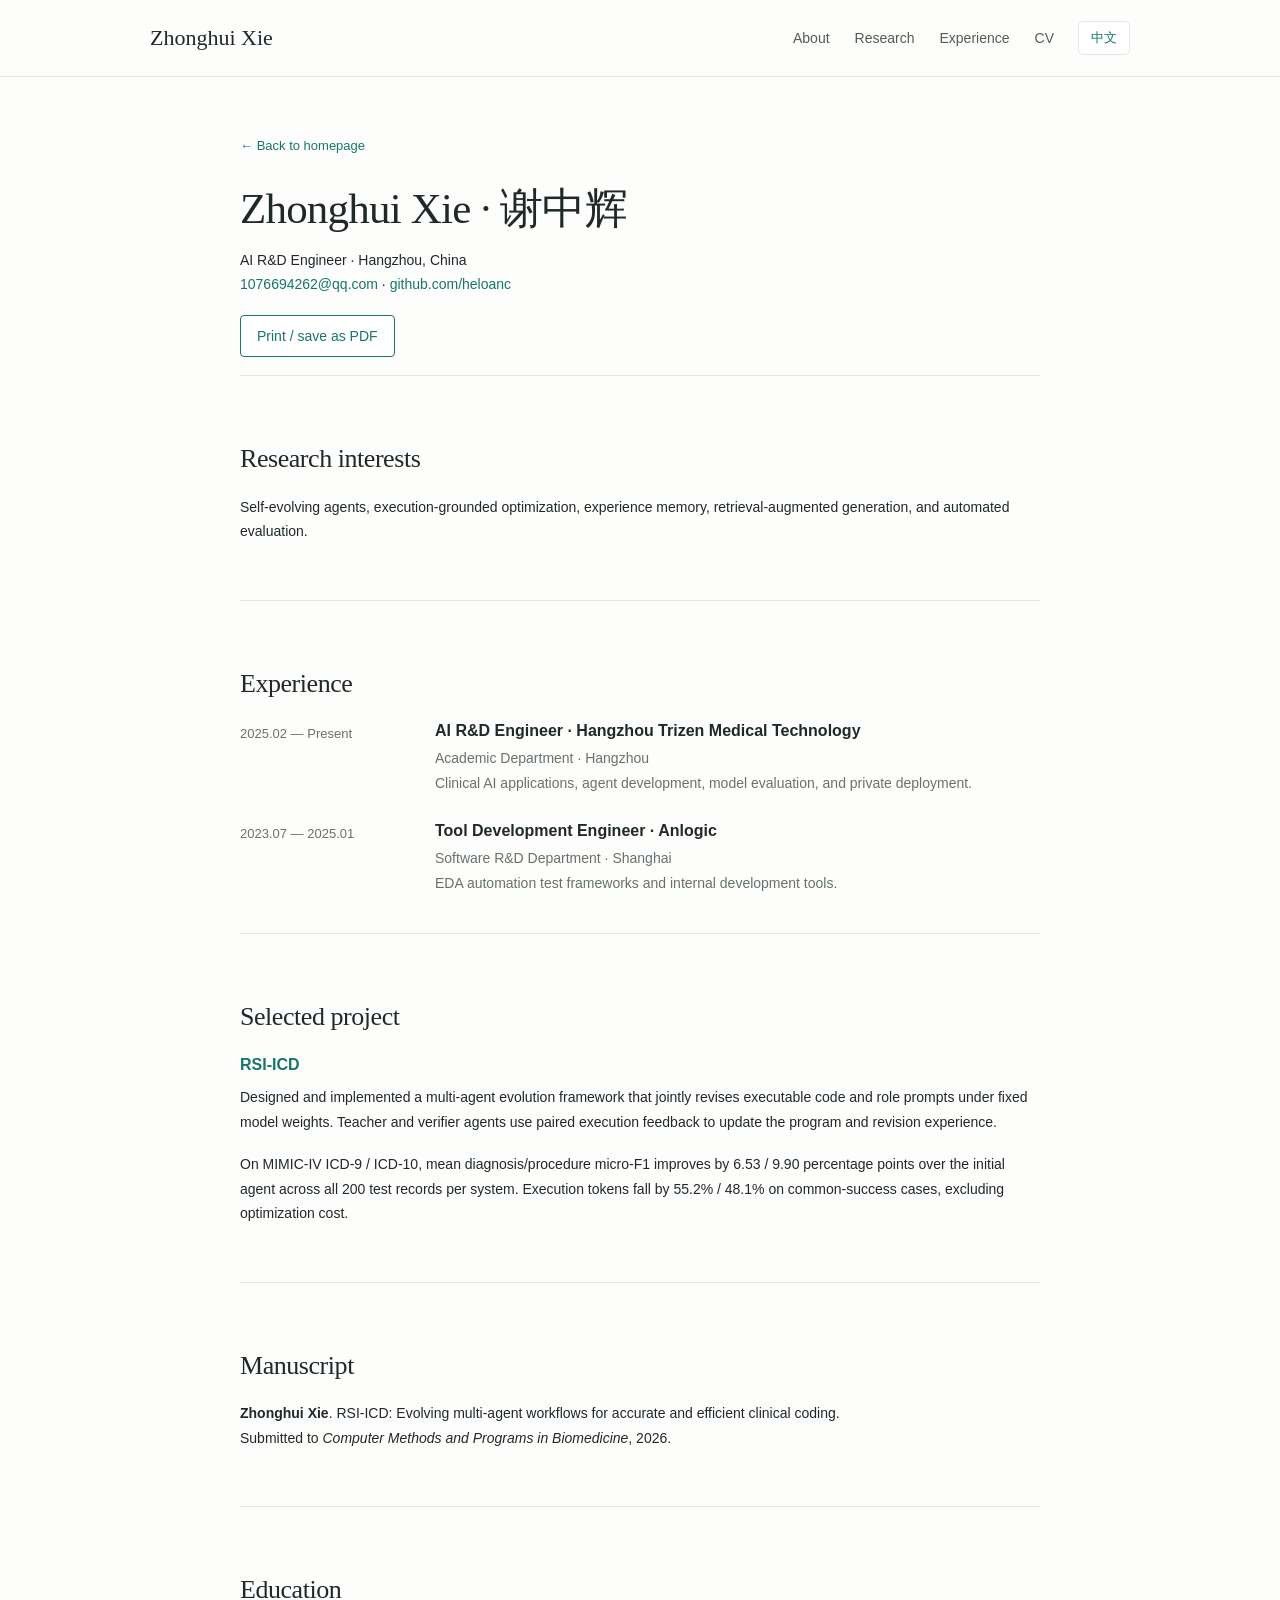
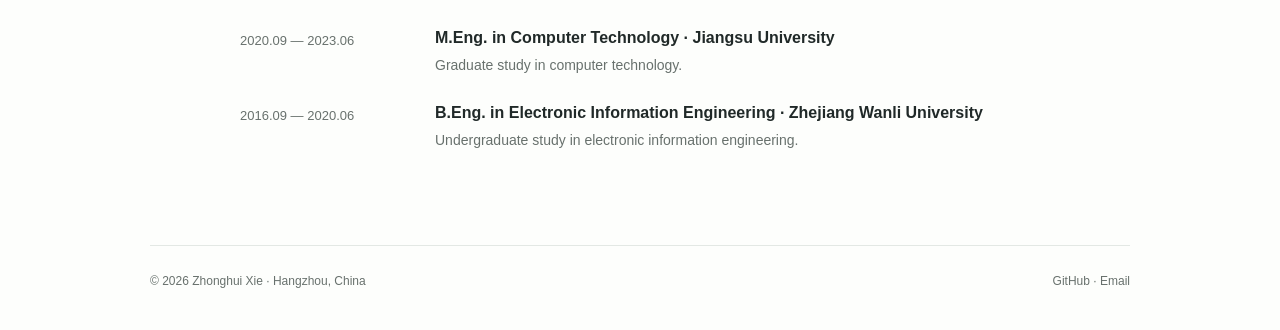
<file: cv.html>
<!doctype html><html lang="en"><head><meta charset="utf-8"><meta name="viewport" content="width=device-width, initial-scale=1"><title>CV | Zhonghui Xie</title><meta name="description" content="Professional background, research, and education of Zhonghui Xie."><meta name="theme-color" content="#fdfefc"><link rel="stylesheet" href="styles.css"><script src="site.js" defer></script></head><body><a class="skip" href="#main">Skip to content</a><header class="site-header"><nav class="wrap nav" aria-label="Main navigation"><a class="wordmark" href="index.html">Zhonghui Xie</a><div class="nav-links"><a class="desktop-link" href="index.html#about"><span lang="en">About</span><span lang="zh-CN">关于</span></a><a href="index.html#research"><span lang="en">Research</span><span lang="zh-CN">研究</span></a><a class="desktop-link" href="index.html#experience"><span lang="en">Experience</span><span lang="zh-CN">经历</span></a><a href="cv.html">CV</a></div><button class="lang" data-language type="button">中文</button></nav></header><main class="wrap" id="main"><article class="article cv"><div class="no-print"><a class="back" href="index.html">← <span lang="en">Back to homepage</span><span lang="zh-CN">返回主页</span></a></div><h1>Zhonghui Xie · 谢中辉</h1><p><span lang="en">AI R&amp;D Engineer · Hangzhou, China</span><span lang="zh-CN">AI 研发工程师 · 杭州</span><br><a href="mailto:1076694262@qq.com">1076694262@qq.com</a> · <a href="https://github.com/heloanc">github.com/heloanc</a></p><p class="no-print"><button class="button" type="button" data-print><span lang="en">Print / save as PDF</span><span lang="zh-CN">打印／另存为 PDF</span></button></p><section class="section"><h2><span lang="en">Research interests</span><span lang="zh-CN">研究方向</span></h2><p><span lang="en">Self-evolving agents, execution-grounded optimization, experience memory, retrieval-augmented generation, and automated evaluation.</span><span lang="zh-CN">自进化智能体、执行反馈驱动优化、经验记忆、检索增强生成与自动评测。</span></p></section><section class="section"><h2><span lang="en">Experience</span><span lang="zh-CN">工作经历</span></h2><div class="timeline-row"><time>2025.02 — Present</time><div><h3><span lang="en">AI R&amp;D Engineer · Hangzhou Trizen Medical Technology</span><span lang="zh-CN">AI 研发工程师 · 杭州全诊医学科技有限公司</span></h3><p><span lang="en">Academic Department · Hangzhou<br>Clinical AI applications, agent development, model evaluation, and private deployment.</span><span lang="zh-CN">学术部 · 杭州<br>临床 AI 应用、智能体研发、模型评测与私有化部署。</span></p></div></div><div class="timeline-row"><time>2023.07 — 2025.01</time><div><h3><span lang="en">Tool Development Engineer · Anlogic</span><span lang="zh-CN">工具研发工程师 · 上海安路信息科技股份有限公司</span></h3><p><span lang="en">Software R&amp;D Department · Shanghai<br>EDA automation test frameworks and internal development tools.</span><span lang="zh-CN">软件研发部 · 上海<br>EDA 自动化测试框架与内部研发工具链。</span></p></div></div></section><section class="section"><h2><span lang="en">Selected project</span><span lang="zh-CN">代表项目</span></h2><h3><a href="rsi-icd.html">RSI-ICD</a></h3><p><span lang="en">Designed and implemented a multi-agent evolution framework that jointly revises executable code and role prompts under fixed model weights. Teacher and verifier agents use paired execution feedback to update the program and revision experience.</span><span lang="zh-CN">设计并实现固定模型权重下的多智能体自进化框架，联合修订可执行代码与角色提示词；教师和验证智能体基于配对执行反馈更新程序与改进经验。</span></p><p><span lang="en">On MIMIC-IV ICD-9 / ICD-10, mean diagnosis/procedure micro-F1 improves by 6.53 / 9.90 percentage points over the initial agent across all 200 test records per system. Execution tokens fall by 55.2% / 48.1% on common-success cases, excluding optimization cost.</span><span lang="zh-CN">在 MIMIC-IV ICD-9／ICD-10 各 200 例全量测试上，诊断／操作 Micro-F1 均值较初始 Agent 提升 6.53／9.90 个百分点；共同成功病例执行 token 降低 55.2%／48.1%，不含优化成本。</span></p></section><section class="section"><h2><span lang="en">Manuscript</span><span lang="zh-CN">论文</span></h2><p><strong>Zhonghui Xie</strong>. RSI-ICD: Evolving multi-agent workflows for accurate and efficient clinical coding.<br><span lang="en">Submitted to</span><span lang="zh-CN">在投：</span> <em>Computer Methods and Programs in Biomedicine</em>, 2026.</p></section><section class="section"><h2><span lang="en">Education</span><span lang="zh-CN">教育经历</span></h2><div class="timeline-row"><time>2020.09 — 2023.06</time><div><h3><span lang="en">M.Eng. in Computer Technology · Jiangsu University</span><span lang="zh-CN">计算机技术硕士 · 江苏大学</span></h3><p><span lang="en">Graduate study in computer technology.</span><span lang="zh-CN">计算机技术专业。</span></p></div></div><div class="timeline-row"><time>2016.09 — 2020.06</time><div><h3><span lang="en">B.Eng. in Electronic Information Engineering · Zhejiang Wanli University</span><span lang="zh-CN">电子信息工程学士 · 浙江万里学院</span></h3><p><span lang="en">Undergraduate study in electronic information engineering.</span><span lang="zh-CN">电子信息工程专业。</span></p></div></div></section></article></main><footer class="wrap footer"><span>© 2026 Zhonghui Xie · <span lang="en">Hangzhou, China</span><span lang="zh-CN">中国 · 杭州</span></span><span><a href="https://github.com/heloanc">GitHub</a> · <a href="mailto:1076694262@qq.com">Email</a></span></footer></body></html>
</file>
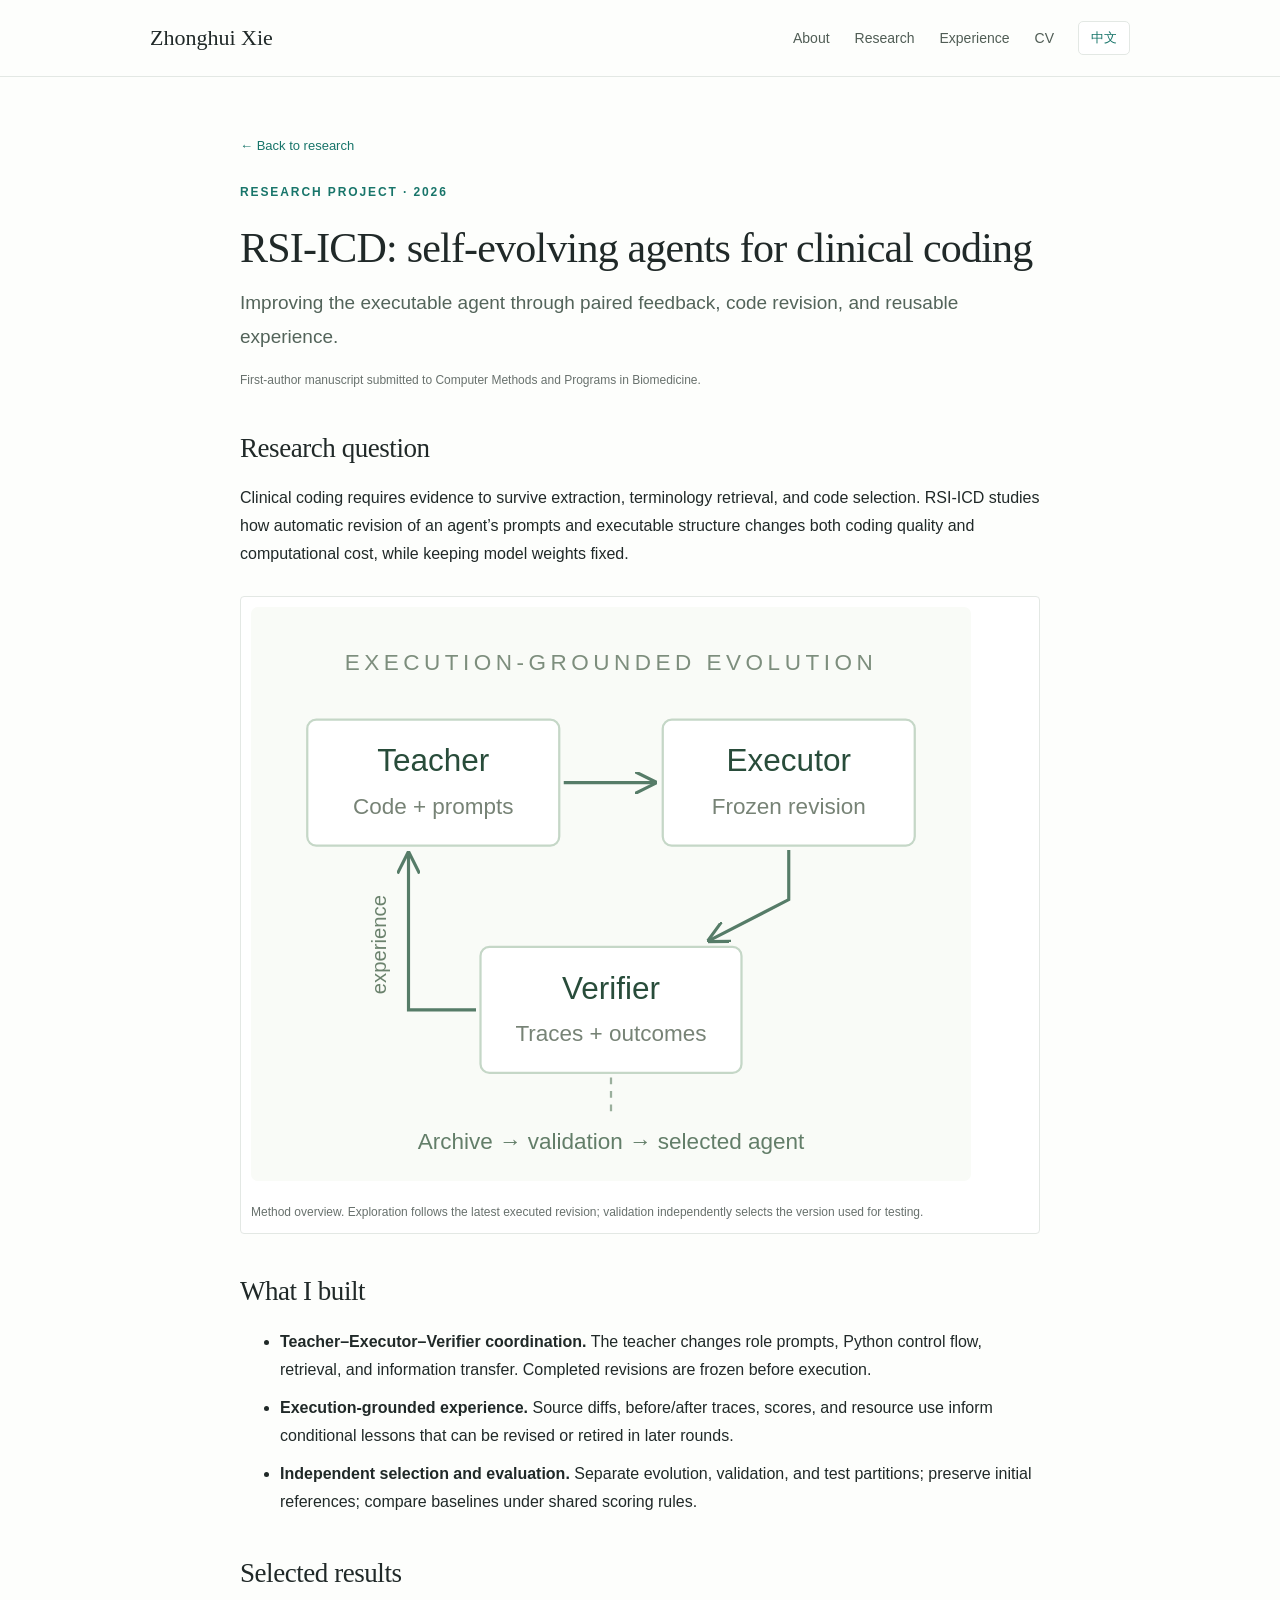
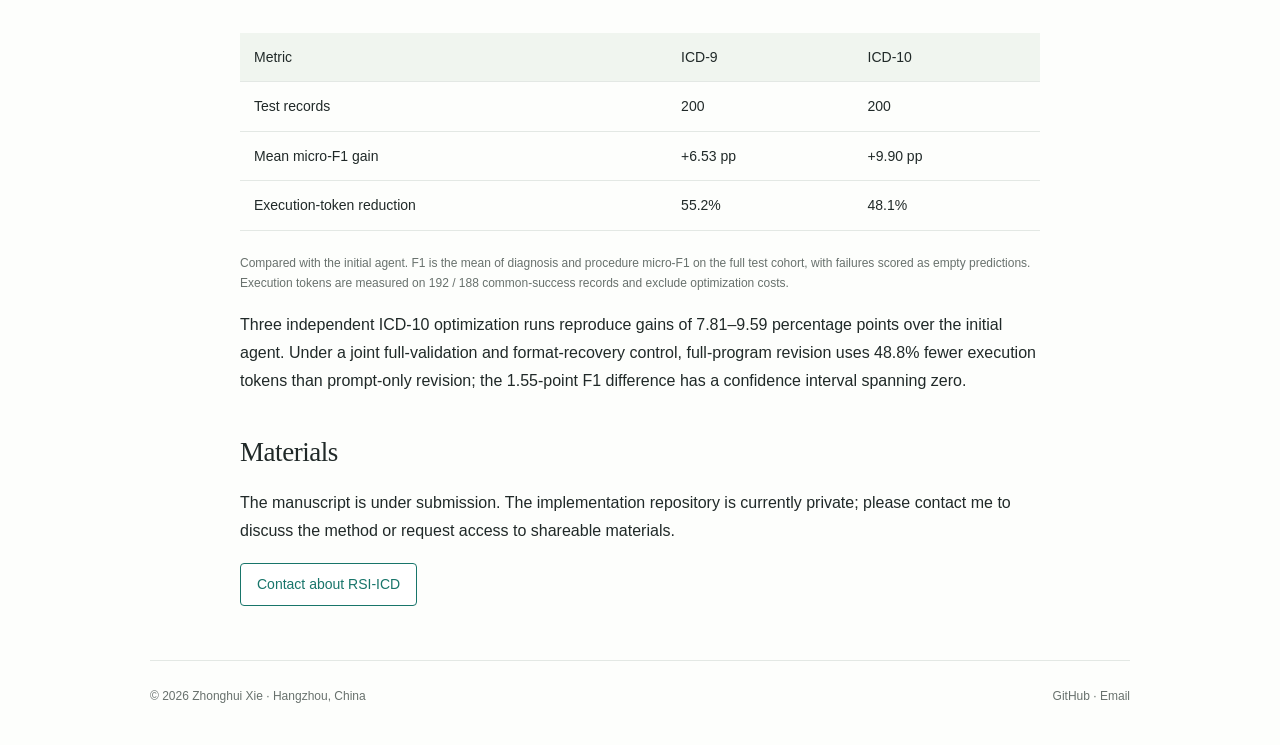
<file: rsi-icd.html>
<!doctype html><html lang="en"><head><meta charset="utf-8"><meta name="viewport" content="width=device-width, initial-scale=1"><title>RSI-ICD | Zhonghui Xie</title><meta name="description" content="Execution-grounded multi-agent evolution for clinical coding. Framework, evaluation protocol, and results from the RSI-ICD manuscript."><meta name="theme-color" content="#fdfefc"><link rel="stylesheet" href="styles.css"><script src="site.js" defer></script></head><body><a class="skip" href="#main">Skip to content</a><header class="site-header"><nav class="wrap nav" aria-label="Main navigation"><a class="wordmark" href="index.html">Zhonghui Xie</a><div class="nav-links"><a class="desktop-link" href="index.html#about"><span lang="en">About</span><span lang="zh-CN">关于</span></a><a href="index.html#research"><span lang="en">Research</span><span lang="zh-CN">研究</span></a><a class="desktop-link" href="index.html#experience"><span lang="en">Experience</span><span lang="zh-CN">经历</span></a><a href="cv.html">CV</a></div><button class="lang" data-language type="button">中文</button></nav></header><main class="wrap" id="main"><article class="article"><a class="back" href="index.html#research">← <span lang="en">Back to research</span><span lang="zh-CN">返回研究主页</span></a><p class="eyebrow">RESEARCH PROJECT · 2026</p><h1><span lang="en">RSI-ICD: self-evolving agents for clinical coding</span><span lang="zh-CN">RSI-ICD：面向临床编码的多智能体自进化</span></h1><p class="lead"><span lang="en">Improving the executable agent through paired feedback, code revision, and reusable experience.</span><span lang="zh-CN">以配对反馈、代码修订和可复用经验，持续改进智能体的执行方式。</span></p><p class="note"><span lang="en">First-author manuscript submitted to Computer Methods and Programs in Biomedicine.</span><span lang="zh-CN">第一作者论文，在投期刊：Computer Methods and Programs in Biomedicine。</span></p>
<h2 id="abstract"><span lang="en">Research question</span><span lang="zh-CN">研究问题</span></h2><p lang="en">Clinical coding requires evidence to survive extraction, terminology retrieval, and code selection. RSI-ICD studies how automatic revision of an agent’s prompts and executable structure changes both coding quality and computational cost, while keeping model weights fixed.</p><p lang="zh-CN">临床编码要求病历证据在抽取、术语检索和编码选择之间完整传递。RSI-ICD 在固定模型权重的条件下，研究自动修订提示词与可执行结构如何共同改善编码质量和计算开销。</p>
<figure class="figure"><img src="assets/rsi-framework.svg" width="720" height="574" alt="Teacher revises code and prompts; executor evaluates a frozen revision; verifier updates improvement experience"><figcaption><span lang="en">Method overview. Exploration follows the latest executed revision; validation independently selects the version used for testing.</span><span lang="zh-CN">方法概览：探索沿最新已执行版本继续，最终测试版本由独立验证选优决定。</span></figcaption></figure>
<h2><span lang="en">What I built</span><span lang="zh-CN">核心实现</span></h2><ul><li><span lang="en"><strong>Teacher–Executor–Verifier coordination.</strong> The teacher changes role prompts, Python control flow, retrieval, and information transfer. Completed revisions are frozen before execution.</span><span lang="zh-CN"><strong>教师—执行器—验证器协作。</strong>教师修改角色提示词、Python 控制流、检索与信息传递结构，每次修订完成后冻结版本再执行。</span></li><li><span lang="en"><strong>Execution-grounded experience.</strong> Source diffs, before/after traces, scores, and resource use inform conditional lessons that can be revised or retired in later rounds.</span><span lang="zh-CN"><strong>执行反馈驱动的经验更新。</strong>结合代码差异、前后执行轨迹、评分和资源消耗，提炼带适用条件的经验，并在后续轮次修订或淘汰。</span></li><li><span lang="en"><strong>Independent selection and evaluation.</strong> Separate evolution, validation, and test partitions; preserve initial references; compare baselines under shared scoring rules.</span><span lang="zh-CN"><strong>独立选优与评测。</strong>分离进化、验证和测试数据，保留原始参考答案，并以统一评分规则比较基线。</span></li></ul>
<h2 id="results"><span lang="en">Selected results</span><span lang="zh-CN">实验结果</span></h2><div class="table-scroll"><table><caption class="visually-hidden">Main MIMIC-IV comparison against the initial agent</caption><thead><tr><th><span lang="en">Metric</span><span lang="zh-CN">指标</span></th><th>ICD-9</th><th>ICD-10</th></tr></thead><tbody><tr><td><span lang="en">Test records</span><span lang="zh-CN">测试病例</span></td><td>200</td><td>200</td></tr><tr><td><span lang="en">Mean micro-F1 gain</span><span lang="zh-CN">Micro-F1 均值提升</span></td><td>+6.53 pp</td><td>+9.90 pp</td></tr><tr><td><span lang="en">Execution-token reduction</span><span lang="zh-CN">执行 token 降幅</span></td><td>55.2%</td><td>48.1%</td></tr></tbody></table></div><p class="note"><span lang="en">Compared with the initial agent. F1 is the mean of diagnosis and procedure micro-F1 on the full test cohort, with failures scored as empty predictions. Execution tokens are measured on 192 / 188 common-success records and exclude optimization costs.</span><span lang="zh-CN">相对初始 Agent。F1 为全量测试集上诊断与操作 Micro-F1 的均值，执行失败按空预测计分。执行 token 基于 192／188 例共同成功病例统计，不含优化成本。</span></p><p lang="en">Three independent ICD-10 optimization runs reproduce gains of 7.81–9.59 percentage points over the initial agent. Under a joint full-validation and format-recovery control, full-program revision uses 48.8% fewer execution tokens than prompt-only revision; the 1.55-point F1 difference has a confidence interval spanning zero.</p><p lang="zh-CN">三次独立 ICD-10 优化相对初始 Agent 均取得 7.81–9.59 个百分点的提升。在全验证集选优与统一格式恢复的联合控制下，代码与提示词联合修订较仅修订提示词减少 48.8% 的执行 token；F1 差值为 1.55 个百分点，其置信区间跨零。</p>
<h2><span lang="en">Materials</span><span lang="zh-CN">研究材料</span></h2><p lang="en">The manuscript is under submission. The implementation repository is currently private; please contact me to discuss the method or request access to shareable materials.</p><p lang="zh-CN">论文目前在投，代码仓库暂为私有。欢迎联系交流方法，或申请获取可分享的研究材料。</p><a class="button" href="mailto:1076694262@qq.com?subject=RSI-ICD%20research%20inquiry"><span lang="en">Contact about RSI-ICD</span><span lang="zh-CN">交流 RSI-ICD 研究</span></a></article></main><footer class="wrap footer"><span>© 2026 Zhonghui Xie · <span lang="en">Hangzhou, China</span><span lang="zh-CN">中国 · 杭州</span></span><span><a href="https://github.com/heloanc">GitHub</a> · <a href="mailto:1076694262@qq.com">Email</a></span></footer></body></html>
</file>
<file: styles.css>
:root{--ink:#202928;--muted:#68716d;--accent:#18756a;--line:#e3e8e4;--paper:#fdfefc;--soft:#f0f5ef;--serif:Georgia,'Times New Roman','Songti SC',serif;--sans:Inter,-apple-system,BlinkMacSystemFont,'Segoe UI','PingFang SC','Microsoft YaHei',sans-serif}
*{box-sizing:border-box}html{scroll-behavior:smooth;scroll-padding-top:90px}body{margin:0;background:var(--paper);color:var(--ink);font-family:var(--sans);font-size:16px;line-height:1.75}a{color:var(--accent);text-decoration:none;text-underline-offset:4px}a:hover{text-decoration:underline}a:focus-visible,button:focus-visible,summary:focus-visible{outline:3px solid #8dbaac;outline-offset:5px}button{font:inherit}img{max-width:100%;height:auto}h1,h2,h3,p{margin-top:0}h1,h2{font-family:var(--serif);font-weight:500;line-height:1.18}h1{font-size:56px;letter-spacing:-1.6px;margin-bottom:12px}h2{font-size:30px;letter-spacing:-.45px;margin-bottom:27px}h3{font-size:18px;line-height:1.5;font-weight:600;margin-bottom:8px}p{margin-bottom:18px}.wrap{width:min(100% - 56px,980px);margin:auto}.site-header{background:rgba(253,254,252,.96);border-bottom:1px solid var(--line)}.nav{min-height:76px;display:flex;align-items:center;gap:24px}.wordmark{font-family:var(--serif);font-size:22px;color:var(--ink);margin-right:auto;white-space:nowrap}.nav-links{display:flex;align-items:center;gap:25px;font-size:14px}.nav-links a{color:#505d55}.lang{padding:5px 12px;border:1px solid var(--line);border-radius:5px;background:white;cursor:pointer;color:var(--accent);font-size:13px;white-space:nowrap}.skip{position:absolute;top:-100px;left:20px;background:white;padding:12px;z-index:10}.skip:focus{top:5px}.hero{padding:68px 0 48px;display:grid;grid-template-columns:minmax(0,1fr) 184px;gap:65px;align-items:start}.eyebrow{font-size:12px;letter-spacing:1.9px;text-transform:uppercase;color:var(--accent);margin-bottom:19px;font-weight:600}.native-name{font-size:21px;color:var(--muted);font-family:var(--sans);letter-spacing:2px;margin-left:13px;white-space:nowrap}.role{font-size:17px;color:var(--muted);margin-bottom:24px}.intro{max-width:700px}.intro strong{font-weight:600}.contact-links{display:flex;flex-wrap:wrap;gap:0;margin-top:27px;font-size:14px}.contact-links a+a:before{content:'/';color:#b5bdb6;display:inline-block;margin:0 16px}.identity{margin-top:13px;width:184px;height:214px;border:1px solid #dbe4da;background:linear-gradient(145deg,#f3f6ef,#e6ede4);border-radius:3px;display:flex;flex-direction:column;align-items:center;justify-content:center;position:relative;overflow:hidden}.identity:before{content:'';width:132px;height:132px;border:1px solid #c5d3c4;border-radius:50%;position:absolute;top:20px;left:25px}.initials{font-family:var(--serif);font-size:62px;color:#365b48;z-index:1;line-height:1.2}.identity small{font-size:10px;letter-spacing:1.8px;color:#6f8373;margin-top:24px}.section{border-top:1px solid var(--line);padding:34px 0 38px}.section-heading{display:flex;align-items:baseline;justify-content:space-between;gap:15px}.section-heading small,.muted{color:var(--muted);font-size:13px}.news{display:grid;grid-template-columns:95px 1fr;gap:14px;font-size:14px}.news time{color:var(--muted);font-variant-numeric:tabular-nums}.news p{margin:0}.featured{display:grid;grid-template-columns:235px minmax(0,1fr);gap:30px;align-items:center}.figure{border:1px solid var(--line);background:white;border-radius:4px;padding:10px}.featured p{font-size:15px}.tag{font-size:11px;display:inline-block;background:#eaf2eb;color:#365d47;border:1px solid #dce8dc;padding:2px 9px;letter-spacing:.35px;border-radius:3px;margin-bottom:11px}.metric-row{display:grid;grid-template-columns:1fr 1fr;gap:22px;margin:22px 0 15px;padding-top:17px;border-top:1px solid var(--line)}.metric strong{display:block;font-family:var(--serif);font-size:27px;font-weight:500;line-height:1.4;color:#286153}.metric span{display:block;color:var(--muted);font-size:12px}.note{font-size:12px!important;line-height:1.65;color:var(--muted)}.inline-links{font-size:14px;display:flex;gap:17px;flex-wrap:wrap}.publication{padding:0 0 4px}.publication h3{font-weight:500;font-size:17px}.publication p{font-size:14px;margin-bottom:5px}.publication .status{font-size:13px;color:var(--muted);margin:7px 0 12px}.project-list{display:grid;grid-template-columns:1fr 1fr;gap:32px}.project-list p{font-size:14px;color:#57645c;margin-bottom:0}.index-no{font-family:var(--serif);color:#94a495;font-size:16px;margin-bottom:8px;display:block}.timeline-row{display:grid;grid-template-columns:170px 1fr;gap:25px;margin-bottom:24px}.timeline-row:last-child{margin-bottom:0}.timeline-row time{color:var(--muted);font-size:13px;padding-top:4px}.timeline-row h3{font-size:16px;margin-bottom:3px}.timeline-row p{font-size:14px;color:var(--muted);margin:0}.footer{border-top:1px solid var(--line);padding:25px 0 38px;color:var(--muted);font-size:12px;display:flex;justify-content:space-between;gap:20px}.footer a{color:var(--muted)}.article{max-width:800px;margin:auto;padding:54px 0}.article h1{font-size:42px;letter-spacing:-.8px;line-height:1.25}.article h2{margin-top:42px;font-size:27px;margin-bottom:20px}.article .lead{font-size:19px;color:#53645a}.article li{margin-bottom:10px}.article table{border-collapse:collapse;width:100%;font-size:14px;margin:23px 0}.article th,.article td{text-align:left;padding:12px 14px;border-bottom:1px solid var(--line)}.article th{background:var(--soft);font-weight:500}.table-scroll{overflow-x:auto}.article figure{margin:28px 0}.article figcaption{color:var(--muted);font-size:12px;margin-top:12px}.button{display:inline-block;padding:8px 16px;border:1px solid var(--accent);border-radius:4px;font-size:14px;background:white;color:var(--accent);cursor:pointer}.cv h1{font-size:43px}.cv .section{padding-top:26px}.cv h2{font-size:26px}.cv h3{font-size:16px}.cv p,.cv li{font-size:14px}.back{font-size:13px;display:inline-block;margin-bottom:24px}html[lang=en] [lang=zh-CN],html[lang=zh-CN] [lang=en]{display:none!important}.visually-hidden{position:absolute;width:1px;height:1px;padding:0;margin:-1px;overflow:hidden;clip:rect(0,0,0,0);white-space:nowrap;border:0}
@media(max-width:700px){.wrap{width:calc(100% - 36px)}.nav{min-height:65px;gap:12px;flex-wrap:wrap;padding:12px 0}.nav-links{gap:16px;font-size:13px}.nav-links .desktop-link{display:none}.wordmark{font-size:20px}.hero{padding-top:40px;grid-template-columns:1fr;gap:20px}.identity{display:none}h1{font-size:43px}.native-name{font-size:18px;margin-left:8px}.hero .eyebrow{font-size:11px}.featured{grid-template-columns:1fr;gap:23px}.featured .figure{max-width:330px}.project-list{grid-template-columns:1fr;gap:25px}.timeline-row{grid-template-columns:1fr;gap:2px}.section{padding-top:27px}.section-heading{align-items:start}h2{font-size:27px}.news{grid-template-columns:73px 1fr;gap:8px}.metric-row{gap:15px}.metric strong{font-size:24px}.article{padding:32px 0}.article h1{font-size:34px}.footer{flex-direction:column;gap:5px}.article th,.article td{padding:9px 10px}.contact-links a+a:before{margin:0 11px}}
@media(prefers-reduced-motion:reduce){html{scroll-behavior:auto}}
@media print{.site-header,.footer,.skip,.no-print{display:none!important}.wrap{width:100%}.article{padding:0}.cv .section{padding:16px 0;break-inside:avoid}.cv h1{font-size:30px}.cv h2{font-size:22px}.cv .timeline-row{margin-bottom:14px}body{font-size:12px;background:white}a{color:inherit}h2,h3{break-after:avoid}.article p,.article li{font-size:12px}.timeline-row{grid-template-columns:135px 1fr}}

/* Research-lab visual layer: a restrained neural network behind the homepage. */
body.home-page{position:relative;overflow-x:hidden;background:radial-gradient(circle at 75% 16%,rgba(78,151,137,.10),transparent 27rem),radial-gradient(circle at 14% 38%,rgba(74,116,157,.07),transparent 25rem),var(--paper)}
.network-bg{position:fixed;inset:0;width:100%;height:100%;z-index:0;pointer-events:none;opacity:.82}
.home-page .site-header,.home-page main,.home-page .footer{position:relative;z-index:1}
.home-page .site-header{background:rgba(253,254,252,.78);backdrop-filter:blur(14px);-webkit-backdrop-filter:blur(14px)}
.home-page .hero{position:relative;isolation:isolate;padding-top:78px;padding-bottom:62px}
.home-page .hero:before{content:'';position:absolute;z-index:-1;left:-28px;right:-28px;top:0;bottom:0;pointer-events:none;background:linear-gradient(115deg,rgba(255,255,255,.58),rgba(241,249,243,.26) 55%,rgba(228,240,247,.32));border-top:1px solid rgba(255,255,255,.72);border-bottom:1px solid rgba(213,226,219,.62);clip-path:polygon(0 7%,100% 0,100% 92%,0 100%)}
.home-page .eyebrow{display:flex;align-items:center;gap:10px}
.home-page .eyebrow:before{content:'';display:inline-block;width:27px;height:1px;background:var(--accent);box-shadow:8px 0 0 rgba(24,117,106,.28),16px 0 0 rgba(24,117,106,.12)}
.home-page .identity{background:linear-gradient(145deg,rgba(243,246,239,.78),rgba(226,239,237,.55));box-shadow:0 18px 45px rgba(50,91,75,.10),inset 0 0 35px rgba(255,255,255,.7);backdrop-filter:blur(4px)}
.home-page .identity:after{content:'';position:absolute;width:8px;height:8px;border-radius:50%;right:22px;top:21px;background:#57a999;box-shadow:0 0 0 5px rgba(87,169,153,.12),0 0 20px rgba(87,169,153,.7);animation:signal-pulse 2.8s ease-in-out infinite}
.home-page .section{border-color:rgba(208,222,215,.78);background:rgba(253,254,252,.17)}
.home-page .featured .figure{background:rgba(255,255,255,.72);box-shadow:0 12px 35px rgba(41,77,70,.07);backdrop-filter:blur(5px)}
.home-page .metric-row{border-color:rgba(208,222,215,.82)}
.home-page .project-list article,.home-page .publication{position:relative}
.home-page .project-list article:before{content:'';position:absolute;left:-13px;top:4px;width:3px;height:38px;border-radius:3px;background:linear-gradient(var(--accent),transparent);opacity:.55}
@keyframes signal-pulse{0%,100%{opacity:.55;transform:scale(.9)}50%{opacity:1;transform:scale(1.2)}}
@media(max-width:700px){.network-bg{opacity:.58}.home-page .hero{padding-top:49px;padding-bottom:46px}.home-page .hero:before{left:-18px;right:-18px;clip-path:polygon(0 4%,100% 0,100% 97%,0 100%)}.home-page .project-list article:before{left:-9px}}
@media(prefers-reduced-motion:reduce){.network-bg{display:none}.home-page .identity:after{animation:none}}
</file>
<file: network.css>
.network-bg{position:fixed;inset:0;width:100%;height:100%;z-index:0;pointer-events:none;opacity:.9}
.motion-toggle{position:fixed;right:18px;bottom:16px;z-index:40;display:flex;align-items:center;gap:7px;background:rgba(250,253,252,.9);border:1px solid #ceddd8;border-radius:30px;padding:7px 12px;color:#526b65;font:11px/1.4 -apple-system,BlinkMacSystemFont,"Segoe UI",sans-serif;cursor:pointer;box-shadow:0 3px 14px #28483c0b;backdrop-filter:blur(10px)}
.motion-toggle:focus-visible{outline:2px solid #18756a;outline-offset:4px}.motion-icon{font-size:12px;letter-spacing:-2px;margin-right:3px}.motion-toggle[aria-pressed=true] .motion-icon{letter-spacing:0}
.research-page{background:#f8f9fb;isolation:isolate}
.research-page main,.research-page footer{position:relative;z-index:1}
.research-page .prose{background:transparent}
.research-page .post-head{position:relative}.research-page .kicker{color:#307e7e}
.research-page .btn{box-shadow:0 5px 20px #26475f15}
.research-page .stats{background:#f5f9fa99}
.home-page .network-bg{opacity:1}
.network-paused .identity:after{animation-play-state:paused}
@media(max-width:700px){.network-bg,.home-page .network-bg{opacity:.58}.motion-toggle{right:12px;bottom:10px;padding:6px 10px}footer{padding-bottom:65px!important}}
@media(prefers-reduced-motion:reduce){.network-bg,.motion-toggle{display:none!important}}
@media print{.network-bg,.motion-toggle{display:none!important}}

/* Soft paper, generous negative space, and an unboxed identity. */
body.home-page{background:#fbfcfa}
.home-page .hero:before{display:none}
.home-page .section{background:transparent}
.home-page .identity{border:0;border-radius:50%;width:184px;height:184px;background:radial-gradient(circle at 36% 32%,#ffffffd9,#e6efea55 65%,#e0e9ef22);box-shadow:inset 0 0 40px #ffffff99,0 20px 60px #698d8410;backdrop-filter:blur(2px)}
.home-page .identity:before{width:162px;height:162px;left:11px;top:11px;border-color:#9dbeb044;transform:rotate(-24deg) scaleX(.79)}
.home-page .identity:after{animation:none;width:6px;height:6px;right:30px;top:28px;background:#89b6a6;box-shadow:0 0 0 5px #89b6a610,0 0 18px #89b6a633}
.home-page .identity small{font-size:8px;letter-spacing:1.6px;margin-top:17px}
.home-page .initials{font-size:56px;color:#426a5d}
.motion-toggle{opacity:.7;transition:opacity .2s,border-color .2s;box-shadow:none}
.motion-toggle:hover,.motion-toggle:focus-visible{opacity:1;border-color:#8fafa3}
@media(max-width:700px){.network-bg,.home-page .network-bg{opacity:.65}}
</file>
<file: research-blog.css>
:root{--paper:#f5f7f9;--paper2:#eaeff3;--ink:#1e2a35;--ink2:#46525e;--mute:#7a8794;--line:#dce3e9;--card:#fff;--accent:#4b6b84;--navy:#2c4257;--sage:#4f7d71;--sky:#3f6a8c;--serif:Georgia,'Times New Roman','Songti SC',serif;--sans:Inter,-apple-system,BlinkMacSystemFont,'Segoe UI','PingFang SC','Microsoft YaHei',sans-serif;--mono:ui-monospace,SFMono-Regular,Menlo,monospace;--col:720px;--wide:980px}*{box-sizing:border-box}html{scroll-behavior:smooth;scroll-padding-top:72px}body{margin:0;background:var(--paper);color:var(--ink);font-family:var(--sans);font-size:16px;line-height:1.6;-webkit-font-smoothing:antialiased}a{color:var(--sky);text-decoration:none;text-underline-offset:3px}a:hover{text-decoration:underline}.wrap{max-width:var(--wide);margin:0 auto;padding-left:max(22px,env(safe-area-inset-left,0px));padding-right:max(22px,env(safe-area-inset-right,0px))}.wide{max-width:var(--wide)}.prose{max-width:var(--col);margin:0 auto}.topbar{position:sticky;top:0;z-index:30;background:rgba(245,247,249,.92);backdrop-filter:blur(10px);border-bottom:1px solid var(--line)}.topbar .wrap{display:flex;align-items:center;gap:22px;height:56px}.brand{font-family:var(--serif);font-weight:700;font-size:20px;color:var(--ink);letter-spacing:.2px}.brand span{color:var(--accent)}.brand:hover{text-decoration:none}.nav-links{margin-left:auto;display:flex;gap:24px;font-size:14px}.nav-links a{color:var(--ink2);padding:17px 0;border-bottom:2px solid transparent}.nav-links a:hover{text-decoration:none;color:var(--ink)}.nav-links a.on{color:var(--ink);border-bottom-color:var(--accent)}.lang{border:1px solid #c9d2db;border-radius:999px;padding:5px 12px;background:transparent;color:var(--ink2);cursor:pointer;font-size:12px}.progress{position:fixed;top:0;left:0;height:2px;background:var(--accent);z-index:40;width:0}.post-head{padding-top:47px}.kicker{font:600 12px var(--sans);letter-spacing:.14em;color:var(--accent);text-transform:uppercase}h1.title{font-family:var(--serif);font-weight:600;font-size:clamp(34px,5vw,54px);line-height:1.08;letter-spacing:-.01em;color:var(--ink);margin:10px 0 16px}p.dek{font-family:var(--serif);font-style:italic;font-size:20px;line-height:1.5;color:var(--ink2);margin:0 0 22px}.authors{display:flex;flex-wrap:wrap;gap:8px 18px;font-size:15px;color:var(--ink)}.byline{font-size:13.5px;color:var(--mute);margin-top:10px}.btns{display:flex;flex-wrap:wrap;gap:10px;margin:21px 0 8px}.btn{display:inline-flex;align-items:center;gap:7px;padding:8px 16px;border-radius:999px;font:600 14px var(--sans);border:1px solid var(--navy);color:#fff;background:var(--navy)}.btn:hover{text-decoration:none;opacity:.9}.btn.ghost{background:transparent;color:var(--ink);border-color:#c9d2db}.btn.ghost:hover{background:var(--paper2)}.toc{display:grid;grid-template-columns:1fr 1fr;gap:6px 36px;border-top:1px solid var(--line);border-bottom:1px solid var(--line);padding:18px 0;margin:26px 0 30px;font-family:var(--serif);font-size:16px}.toc a{color:var(--ink);display:flex;gap:12px}.toc a .n{color:var(--accent);min-width:14px;font-variant-numeric:tabular-nums}.toc a:hover{text-decoration:none;color:var(--accent)}.side-toc{position:fixed;top:88px;left:max(18px,calc(50vw - 360px - 265px));width:230px;z-index:20;display:none;font-family:var(--sans);background:rgba(245,247,249,.84);backdrop-filter:blur(8px);border:1px solid rgba(220,227,233,.9);border-radius:14px;padding:14px 14px 12px}.side-toc .st-head{display:flex;align-items:center;justify-content:space-between;margin-bottom:10px}.side-toc .st-title{font:600 11px var(--sans);letter-spacing:.14em;text-transform:uppercase;color:var(--mute)}.side-toc .st-pct{font:600 11px var(--sans);color:var(--accent);font-variant-numeric:tabular-nums}.st-hide{border:0;background:transparent;color:var(--mute);cursor:pointer;font-size:20px;line-height:1}.side-toc .st-list{position:relative}.side-toc ol{list-style:none;margin:0;padding:0 0 0 14px}.side-toc .st-list:before{content:'';position:absolute;left:4px;top:6px;bottom:6px;width:2px;border-radius:2px;background:var(--line)}.side-toc .st-fill{position:absolute;left:4px;top:6px;width:2px;border-radius:2px;background:var(--accent);height:0;transition:height .2s}.side-toc li{position:relative;margin:0}.side-toc li:before{content:'';position:absolute;left:-13px;top:11px;width:8px;height:8px;border-radius:50%;background:#fff;border:2px solid var(--line);transition:all .2s}.side-toc li.done:before{border-color:var(--accent);background:var(--accent)}.side-toc li.on:before{border-color:var(--accent);background:#fff;box-shadow:0 0 0 3px rgba(75,107,132,.18)}.side-toc a{display:flex;gap:8px;padding:5px 8px;border-radius:8px;font-size:12.5px;line-height:1.4;color:var(--ink2)}.side-toc a .n{min-width:12px;color:var(--mute);font-variant-numeric:tabular-nums}.side-toc li.on>a{background:#fff;color:var(--ink);font-weight:600;box-shadow:0 1px 3px rgba(30,42,53,.06)}.side-toc li.on>a .n{color:var(--accent)}h2.sec{font-family:var(--serif);font-weight:600;font-size:30px;line-height:1.2;color:var(--ink);margin:56px 0 14px}h2.sec .num{color:var(--accent);margin-right:14px;font-weight:600}.prose p,.prose li{font-family:var(--serif);font-size:19px;line-height:1.72;color:#2a2d33}.prose p{margin:0 0 18px}.prose ul{padding-left:22px;margin:0 0 18px}.prose li{margin:6px 0}.prose strong{font-weight:600;color:var(--ink)}.callout{background:var(--paper2);border-radius:10px;padding:16px 20px;margin:22px 0}.callout .lab{font:600 11.5px var(--sans);letter-spacing:.12em;text-transform:uppercase;color:var(--mute);margin-bottom:6px}.callout p,.callout li{font-size:18px;margin:0}.callout p+p{margin-top:13px}.callout.def{border-left:3px solid var(--accent)}.callout.res{border-left:3px solid var(--sage)}.tldr p{font-size:18.5px}figure{margin:30px auto}figure.w{max-width:var(--col)}figure img{border-radius:8px;border:1px solid var(--line);background:#fff;display:block;width:100%}figcaption{font-size:14px;line-height:1.55;color:var(--mute);margin-top:10px}figcaption b{color:var(--ink2);font-weight:600}.stats{display:grid;grid-template-columns:repeat(4,minmax(0,1fr));gap:0;border-top:1px solid var(--line);border-bottom:1px solid var(--line);margin:26px 0}.stats>div{padding:18px 18px 16px;border-right:1px solid var(--line);min-width:0}.stats>div:last-child{border-right:0}.stats .n{font:600 29px var(--serif);color:var(--ink);line-height:1.15}.stats .n.g{color:var(--sage)}.stats .t{font-size:13px;color:var(--ink2);margin-top:6px;line-height:1.45}.cards{display:grid;grid-template-columns:repeat(auto-fit,minmax(205px,1fr));gap:14px;margin:18px 0}.card{background:var(--card);border:1px solid var(--line);border-radius:12px;padding:16px 18px;min-width:0}.card h4{margin:0;font:600 15px var(--sans);color:var(--ink);display:flex;justify-content:space-between}.card .sub{font-size:12.5px;color:var(--mute);margin-bottom:8px}.card p{font-size:16px;line-height:1.55;margin:0}.pill{display:inline-block;font:600 11px var(--sans);padding:2px 9px;border-radius:999px;background:var(--paper2);color:var(--ink2);border:1px solid var(--line)}.grid2{display:grid;grid-template-columns:repeat(2,minmax(0,1fr));gap:16px}.result-table{overflow-x:auto}.result-table table{border-collapse:collapse;width:100%;font-size:15px;margin:22px 0;background:var(--card);border:1px solid var(--line);border-radius:10px;overflow:hidden}.result-table th,.result-table td{text-align:left;padding:12px 14px;border-bottom:1px solid var(--line)}.result-table th{background:var(--paper2);font-weight:600}.result-table tr:last-child td{border-bottom:0}.result-table .up{color:var(--sage);font-weight:700}.bib{background:#24313d;color:#e5e7eb;border-radius:10px;padding:16px 18px;font:13px/1.6 var(--mono);overflow-x:auto}footer{border-top:1px solid var(--line);color:var(--mute);font-size:13px;padding:26px 0 46px;margin-top:50px;display:flex;justify-content:space-between;gap:20px}html[lang=en] [lang=zh-CN],html[lang=zh-CN] [lang=en]{display:none!important}.muted{color:var(--mute)}
@media(min-width:1240px){.side-toc{display:block}}
@media(max-width:820px){.stats{grid-template-columns:repeat(2,minmax(0,1fr))}.stats>div:nth-child(2){border-right:0}.stats>div:nth-child(-n+2){border-bottom:1px solid var(--line)}}
@media(max-width:760px){.wrap{padding-left:18px;padding-right:18px}.nav-links{gap:14px}.nav-links a:nth-child(-n+2){display:none}.post-head{padding-top:34px}h1.title{font-size:39px}.toc{grid-template-columns:1fr;gap:6px}.grid2{grid-template-columns:1fr}.prose p,.prose li{font-size:18px}.prose .callout p,.prose .callout li{font-size:17px}h2.sec{font-size:27px;margin-top:44px}.stats .n{font-size:24px}.stats>div{padding:15px 12px}.stats .t{font-size:12px}.footer{flex-direction:column;gap:6px}}

.side-toc.is-collapsed{width:42px;padding:8px}.side-toc.is-collapsed .st-title,.side-toc.is-collapsed .st-pct,.side-toc.is-collapsed .st-list{display:none}.side-toc.is-collapsed .st-head{margin-bottom:0;justify-content:center}
@media(max-width:760px){footer{flex-direction:column;gap:6px}}
@media(prefers-reduced-motion:reduce){html{scroll-behavior:auto}}
</file>
